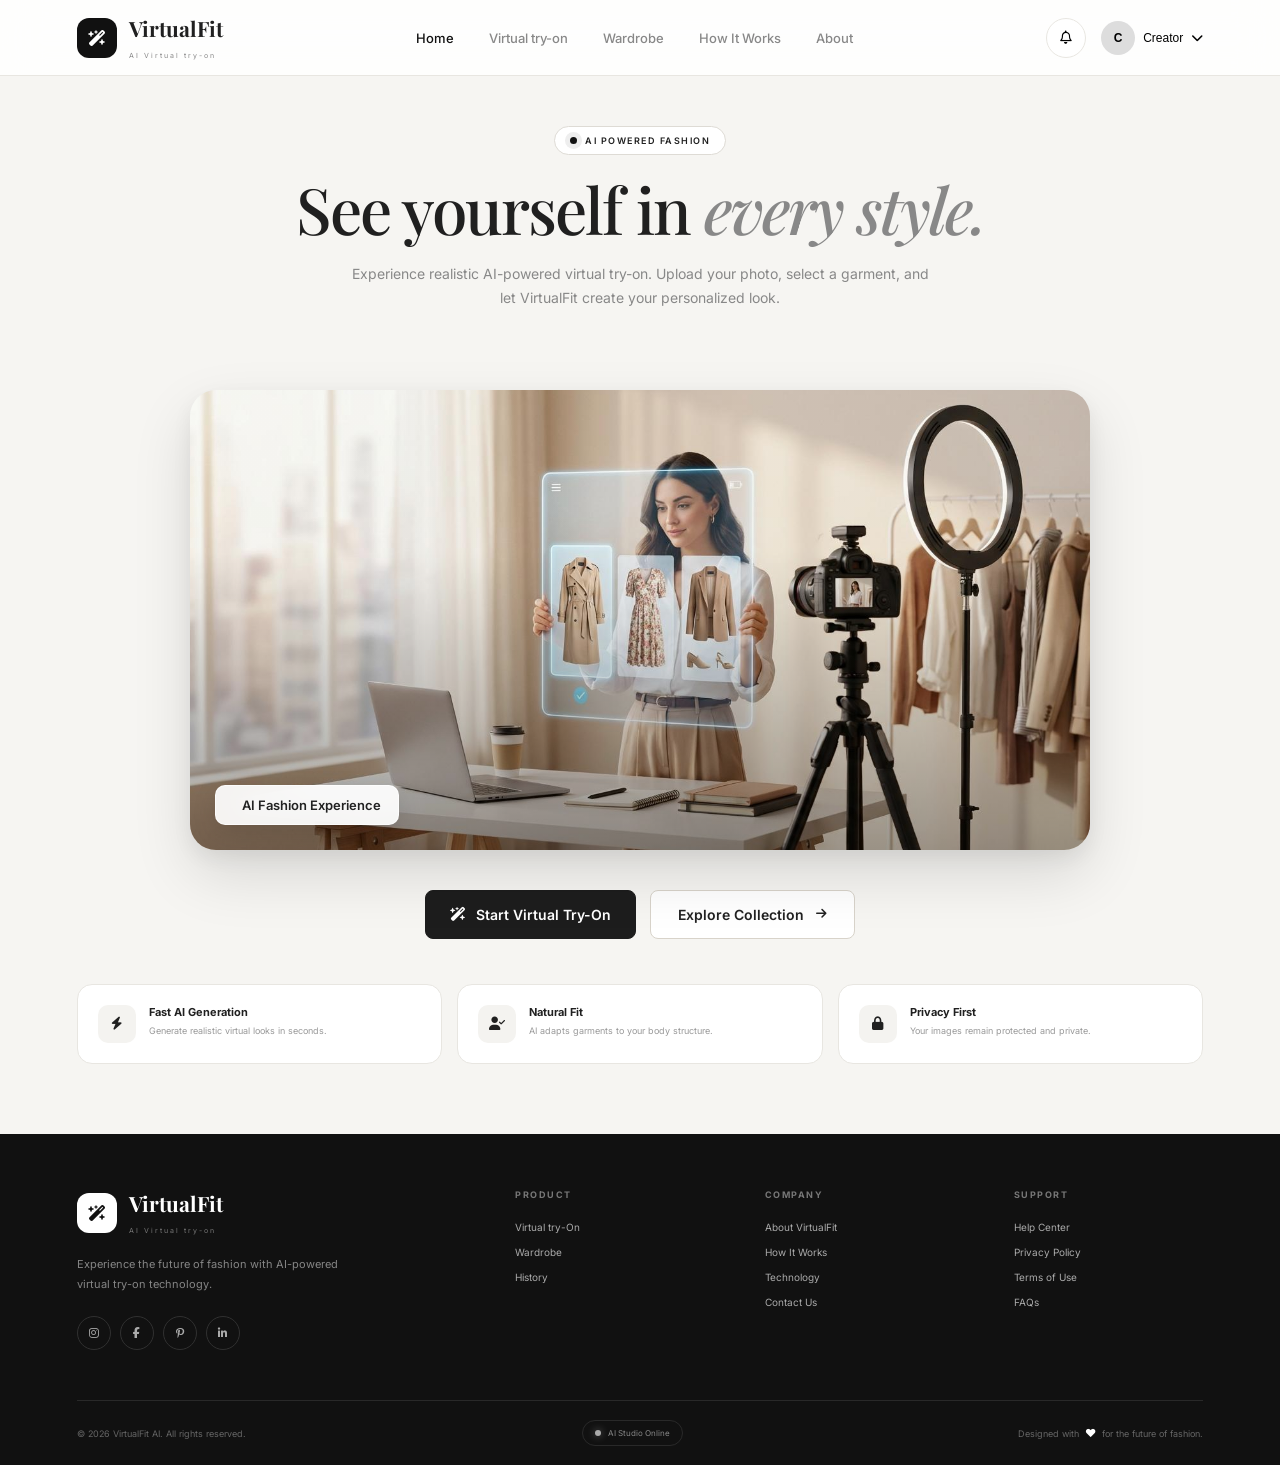
<file: index.html>
<!DOCTYPE html>
<html lang="en">
<head>
    <meta charset="UTF-8">
    <meta name="viewport" content="width=device-width, initial-scale=1.0">

    <title>VirtualFit AI | AI Virtual Try-On</title>

    <link rel="preconnect" href="https://fonts.googleapis.com">
    <link rel="preconnect" href="https://fonts.gstatic.com" crossorigin>

    <link href="https://fonts.googleapis.com/css2?family=Inter:wght@400;500;600;700&family=Playfair+Display:wght@500;600&display=swap" rel="stylesheet">

    <link rel="stylesheet"
          href="https://cdnjs.cloudflare.com/ajax/libs/font-awesome/6.5.2/css/all.min.css">

    <link rel="stylesheet" href="style.css">
</head>

<body>

<!-- ================= HEADER ================= -->

<header class="navbar">

    <div class="logo">
        <div class="logo-icon">
            <i class="fa-solid fa-wand-magic-sparkles"></i>
        </div>

        <div>
            <h2>VirtualFit</h2>
            <span>AI Virtual try-on</span>
        </div>
    </div>

    <!-- Desktop Navigation -->
    <nav class="desktop-nav">
        <a href="index.html" class="active">Home</a>
        <a href="virtual-try-on.html">Virtual try-on</a>
        <a href="wardrobe.html">Wardrobe</a>
        <a href="how-it-works.html">How It Works</a>
        <a href="about.html">About</a>
    </nav>

    <div class="nav-actions">
        <button class="icon-btn" title="Notifications">
            <i class="fa-regular fa-bell"></i>
        </button>

        <button class="profile">
            <div class="profile-avatar">C</div>
            <span>Creator</span>
            <i class="fa-solid fa-chevron-down"></i>
        </button>
    </div>

    <!-- Tablet / Mobile Menu Button -->
    <button class="menu-btn" id="menuBtn" aria-label="Open navigation" aria-expanded="false">
        <i class="fa-solid fa-bars"></i>
    </button>

</header>

<!-- Tablet / Mobile Navigation -->
<div class="mobile-menu" id="mobileMenu">
    <nav>
        <a href="#home"><i class="fa-solid fa-house"></i> Home</a>
        <a href="#Virtual_try-on"><i class="fa-solid fa-wand-magic-sparkles"></i> Virtual Try-On</a>
        <a href="#wardrobe"><i class="fa-solid fa-shirt"></i> Wardrobe</a>
        <a href="#how-it-works"><i class="fa-solid fa-circle-info"></i> How It Works</a>
        <a href="#history"><i class="fa-solid fa-clock-rotate-left"></i> History</a>
        <a href="#about"><i class="fa-solid fa-user"></i> About</a>
    </nav>
</div>


<!-- ================= MAIN ================= -->

<main>

    <!-- HERO -->

    <section class="hero" id="studio">

        <div class="hero-content">

            <div class="badge">
                <span class="pulse"></span>
                AI POWERED FASHION
            </div>

            <h1>
                See yourself in
                <span>every style.</span>
            </h1>

            <p>
                Experience realistic AI-powered virtual try-on.
                Upload your photo, select a garment, and let VirtualFit
                create your personalized look.
            </p>

        </div>

    </section>
        <!-- ================= LANDSCAPE IMAGE ================= -->

        <div class="hero-image">

            <img
                src="image.jpg"
                alt="Fashion collection">

            <!-- Image Overlay -->

            <div class="hero-image-overlay">

                <span>
                    <i class="fa-solid fa-sparkles"></i>
                    AI Fashion Experience
                </span>

            </div>

        </div>


        <!-- ================= CTA BUTTONS ================= -->

        <div class="hero-buttons">

            <a href="virtual-try-on.html"
               class="hero-primary-btn">

                <i class="fa-solid fa-wand-magic-sparkles"></i>

                Start Virtual Try-On

            </a>


            <a href="wardrobe.html"
               class="hero-secondary-btn">

                Explore Collection

                <i class="fa-solid fa-arrow-right"></i>

            </a>

        </div>
    
    <!-- ================= FEATURES ================= -->

    <section class="features">

        <div class="feature">

            <div class="feature-icon">
                <i class="fa-solid fa-bolt"></i>
            </div>

            <div>
                <h4>Fast AI Generation</h4>
                <p>
                    Generate realistic virtual looks in seconds.
                </p>
            </div>

        </div>


        <div class="feature">

            <div class="feature-icon">
                <i class="fa-solid fa-user-check"></i>
            </div>

            <div>
                <h4>Natural Fit</h4>
                <p>
                    AI adapts garments to your body structure.
                </p>
            </div>

        </div>


        <div class="feature">

            <div class="feature-icon">
                <i class="fa-solid fa-lock"></i>
            </div>

            <div>
                <h4>Privacy First</h4>
                <p>
                    Your images remain protected and private.
                </p>
            </div>

        </div>

    </section>

</main>


<!-- ================= TOAST ================= -->

<div class="toast" id="toast">

    <i class="fa-solid fa-circle-check"></i>

    <span>Action completed</span>

</div>

<!-- ================= FOOTER ================= -->

<footer class="footer">

    <div class="footer-main">

        <!-- Brand -->

        <div class="footer-brand">

            <div class="logo footer-logo">

                <div class="logo-icon">
                    <i class="fa-solid fa-wand-magic-sparkles"></i>
                </div>

                <div>
                    <h2>VirtualFit</h2>
                    <span>AI Virtual try-on</span>
                </div>

            </div>

            <p>
                Experience the future of fashion with
                AI-powered virtual try-on technology.
            </p>

            <div class="social-links">

                <a href="#" aria-label="Instagram">
                    <i class="fa-brands fa-instagram"></i>
                </a>

                <a href="#" aria-label="Facebook">
                    <i class="fa-brands fa-facebook-f"></i>
                </a>

                <a href="#" aria-label="Pinterest">
                    <i class="fa-brands fa-pinterest-p"></i>
                </a>

                <a href="#" aria-label="LinkedIn">
                    <i class="fa-brands fa-linkedin-in"></i>
                </a>

            </div>

        </div>


        <!-- Product -->

        <div class="footer-column">

            <h4>PRODUCT</h4>

            <a href="virtual-try-on.html">Virtual try-On</a>
            <a href="wardrobe.html">Wardrobe</a>
            <a href="#">History</a>

        </div>


        <!-- Company -->

        <div class="footer-column">

            <h4>COMPANY</h4>

            <a href="about.html">About VirtualFit</a>
            <a href="how-it-works.html">How It Works</a>
            <a href="#">Technology</a>
            <a href="#">Contact Us</a>

        </div>


        <!-- Support -->

        <div class="footer-column">

            <h4>SUPPORT</h4>

            <a href="#">Help Center</a>
            <a href="#">Privacy Policy</a>
            <a href="#">Terms of Use</a>
            <a href="#">FAQs</a>

        </div>

    </div>


    <!-- Bottom Footer -->

    <div class="footer-bottom">

        <p>
            © 2026 VirtualFit AI. All rights reserved.
        </p>

        <div class="footer-status">

            <span class="status-dot"></span>

            AI Studio Online

        </div>

        <p class="made-with">

            Designed with
            <span>♥</span>
            for the future of fashion.

        </p>

    </div>

</footer>

<script src="script.js"></script>

</body>
</html>
</file>
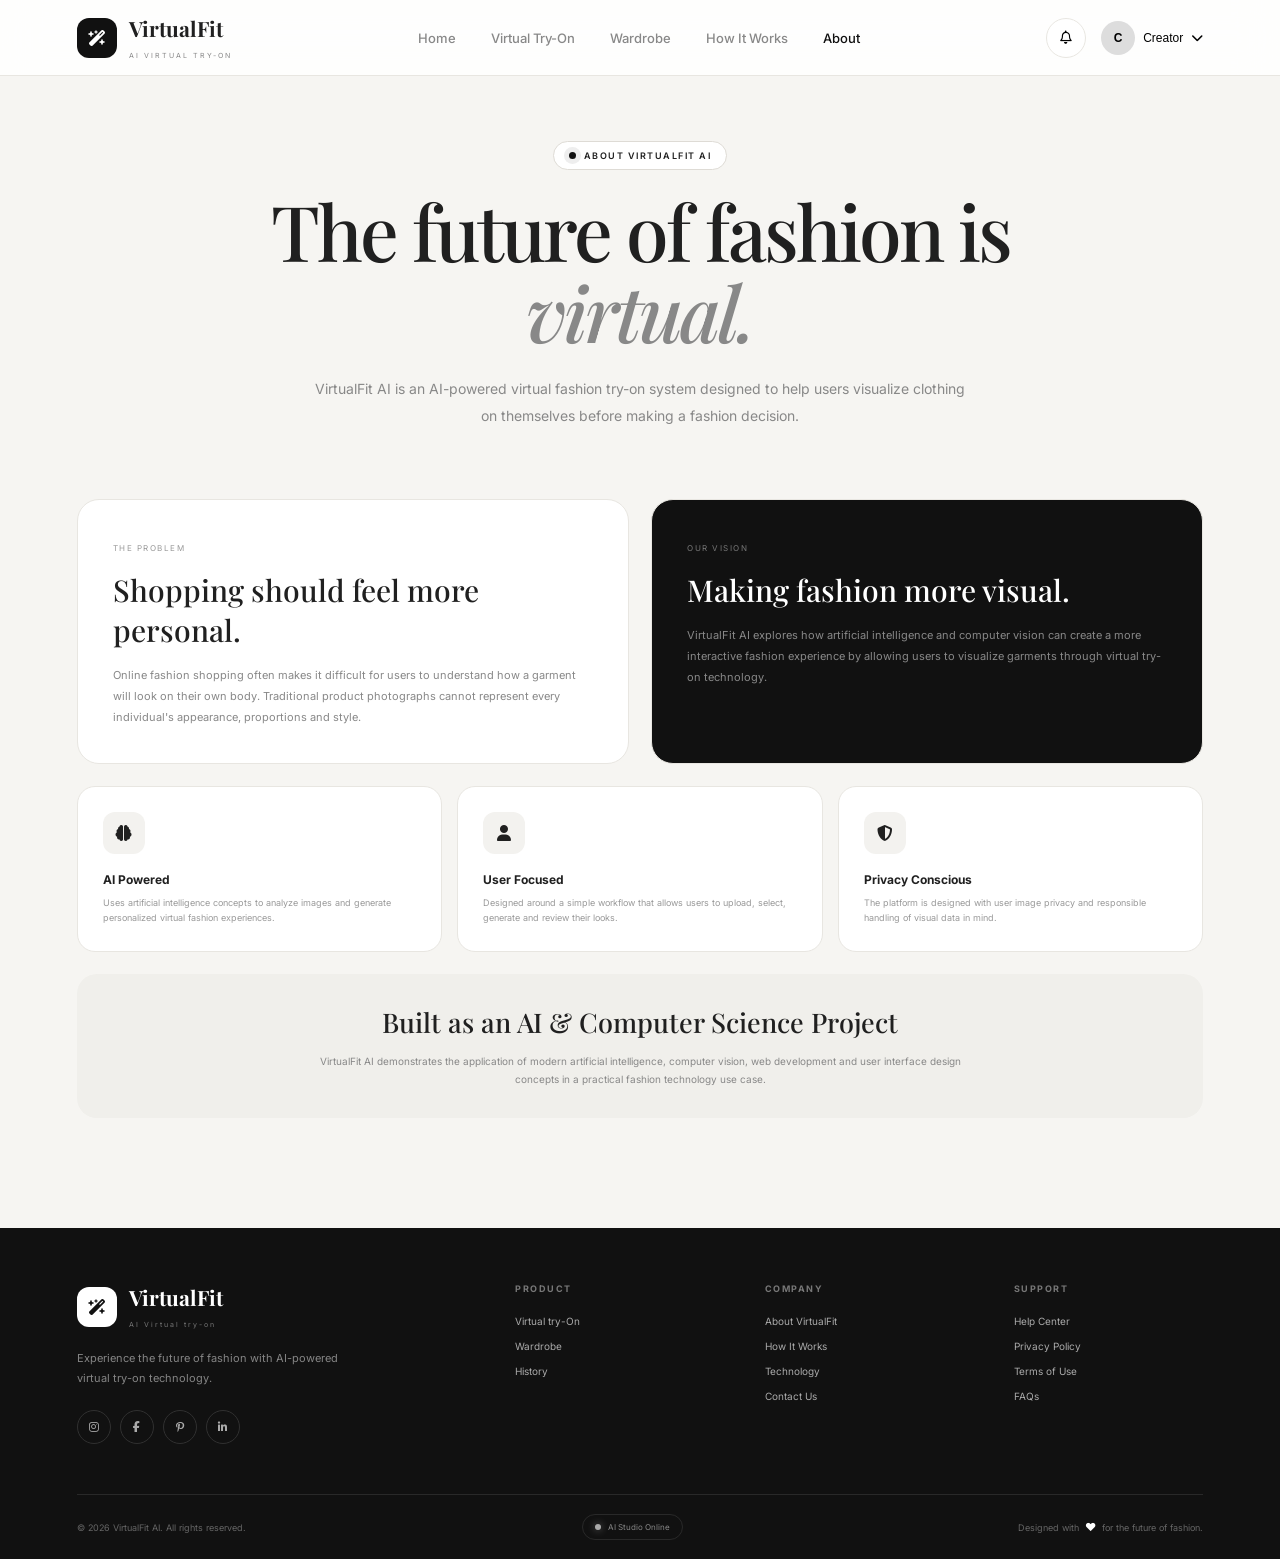
<file: about.html>
<!DOCTYPE html>
<html lang="en">
<head>

<meta charset="UTF-8">
<meta name="viewport" content="width=device-width, initial-scale=1.0">

<title>VirtualFit AI | About</title>

<link rel="preconnect" href="https://fonts.googleapis.com">
<link rel="preconnect" href="https://fonts.gstatic.com" crossorigin>

<link href="https://fonts.googleapis.com/css2?family=Inter:wght@400;500;600;700&family=Playfair+Display:wght@500;600&display=swap" rel="stylesheet">

<link rel="stylesheet"
href="https://cdnjs.cloudflare.com/ajax/libs/font-awesome/6.5.2/css/all.min.css">

<link rel="stylesheet" href="style.css">

<style>

.about-page {
    padding:65px 6% 90px;
}

.about-hero {
    max-width:900px;
    margin:auto;
    text-align:center;
}

.about-hero h1 {
    font-family:"Playfair Display";
    font-size:clamp(45px,6vw,78px);
    font-weight:500;
    letter-spacing:-3px;
    line-height:1.05;
    margin-top:20px;
}

.about-hero h1 span {
    color:#888;
    font-style:italic;
}

.about-hero p {
    max-width:650px;
    margin:25px auto;
    color:#888;
    font-size:14px;
    line-height:1.9;
}

.about-main {
    max-width:1200px;
    margin:70px auto 0;
}

.about-grid {
    display:grid;
    grid-template-columns:1fr 1fr;
    gap:22px;
}

.about-card {
    background:white;
    border:1px solid #e8e6e1;
    border-radius:22px;
    padding:35px;
}

.about-card.dark {
    background:#111;
    color:white;
}

.about-card .eyebrow {
    font-size:8px;
    letter-spacing:1.5px;
    color:#999;
}

.about-card.dark .eyebrow {
    color:#777;
}

.about-card h2 {
    font-family:"Playfair Display";
    font-size:30px;
    font-weight:500;
    margin:15px 0;
}

.about-card p {
    color:#888;
    font-size:11px;
    line-height:1.9;
}

.about-card.dark p {
    color:#888;
}

.values {
    margin-top:22px;
    display:grid;
    grid-template-columns:repeat(3,1fr);
    gap:15px;
}

.value-card {
    background:white;
    border:1px solid #e8e6e1;
    border-radius:18px;
    padding:25px;
}

.value-card i {
    width:42px;
    height:42px;
    border-radius:12px;
    background:#f3f2ef;
    display:flex;
    align-items:center;
    justify-content:center;
    margin-bottom:18px;
}

.value-card h3 {
    font-size:12px;
    margin-bottom:8px;
}

.value-card p {
    color:#999;
    font-size:9px;
    line-height:1.7;
}

.project-note {
    margin-top:22px;
    padding:30px;
    background:#f0efeb;
    border-radius:20px;
    text-align:center;
}

.project-note h2 {
    font-family:"Playfair Display";
    font-size:27px;
    font-weight:500;
}

.project-note p {
    max-width:650px;
    margin:12px auto 0;
    color:#888;
    font-size:10px;
    line-height:1.8;
}

@media(max-width:750px) {

    .about-page {
        padding:45px 5% 60px;
    }

    .about-grid {
        grid-template-columns:1fr;
    }

    .values {
        grid-template-columns:1fr;
    }

}

</style>

</head>

<body>

<header class="navbar">

<div class="logo">

<div class="logo-icon">
<i class="fa-solid fa-wand-magic-sparkles"></i>
</div>

<div>
<h2>VirtualFit</h2>
<span>AI VIRTUAL TRY-ON</span>
</div>

</div>

<nav class="desktop-nav">

<a href="index.html">Home</a>
<a href="virtual-try-on.html">Virtual Try-On</a>
<a href="wardrobe.html">Wardrobe</a>
<a href="how-it-works.html">How It Works</a>
<a href="about.html" class="active">About</a>

</nav>

<div class="nav-actions">

<button class="icon-btn">
<i class="fa-regular fa-bell"></i>
</button>

<button class="profile">
<div class="profile-avatar">C</div>
<span>Creator</span>
<i class="fa-solid fa-chevron-down"></i>
</button>

</div>

<button class="menu-btn" id="menuBtn">
<i class="fa-solid fa-bars"></i>
</button>

</header>

<div class="mobile-menu" id="mobileMenu">

<nav>

<a href="index.html">
<i class="fa-solid fa-house"></i>
Home
</a>

<a href="virtual-try-on.html">
<i class="fa-solid fa-wand-magic-sparkles"></i>
Virtual Try-On
</a>

<a href="wardrobe.html">
<i class="fa-solid fa-shirt"></i>
Wardrobe
</a>

<a href="how-it-works.html">
<i class="fa-solid fa-circle-info"></i>
How It Works
</a>

<a href="about.html">
<i class="fa-solid fa-user"></i>
About
</a>

</nav>

</div>


<main class="about-page">

<section class="about-hero">

<div class="badge">

<span class="pulse"></span>

ABOUT VIRTUALFIT AI

</div>

<h1>
The future of fashion is
<span>virtual.</span>
</h1>

<p>
VirtualFit AI is an AI-powered virtual fashion try-on
system designed to help users visualize clothing on
themselves before making a fashion decision.
</p>

</section>


<section class="about-main">

<div class="about-grid">

<div class="about-card">

<span class="eyebrow">THE PROBLEM</span>

<h2>
Shopping should feel
more personal.
</h2>

<p>
Online fashion shopping often makes it difficult for users
to understand how a garment will look on their own body.
Traditional product photographs cannot represent every
individual's appearance, proportions and style.
</p>

</div>


<div class="about-card dark">

<span class="eyebrow">OUR VISION</span>

<h2>
Making fashion
more visual.
</h2>

<p>
VirtualFit AI explores how artificial intelligence and
computer vision can create a more interactive fashion
experience by allowing users to visualize garments
through virtual try-on technology.
</p>

</div>

</div>


<div class="values">

<div class="value-card">

<i class="fa-solid fa-brain"></i>

<h3>AI Powered</h3>

<p>
Uses artificial intelligence concepts to analyze images
and generate personalized virtual fashion experiences.
</p>

</div>


<div class="value-card">

<i class="fa-solid fa-user"></i>

<h3>User Focused</h3>

<p>
Designed around a simple workflow that allows users
to upload, select, generate and review their looks.
</p>

</div>


<div class="value-card">

<i class="fa-solid fa-shield-halved"></i>

<h3>Privacy Conscious</h3>

<p>
The platform is designed with user image privacy and
responsible handling of visual data in mind.
</p>

</div>

</div>


<div class="project-note">

<h2>
Built as an AI & Computer Science Project
</h2>

<p>
VirtualFit AI demonstrates the application of modern
artificial intelligence, computer vision, web development
and user interface design concepts in a practical
fashion technology use case.
</p>

</div>

</section>

</main>
<!-- ================= FOOTER ================= -->

<footer class="footer">

    <div class="footer-main">

        <!-- Brand -->

        <div class="footer-brand">

            <div class="logo footer-logo">

                <div class="logo-icon">
                    <i class="fa-solid fa-wand-magic-sparkles"></i>
                </div>

                <div>
                    <h2>VirtualFit</h2>
                    <span>AI Virtual try-on</span>
                </div>

            </div>

            <p>
                Experience the future of fashion with
                AI-powered virtual try-on technology.
            </p>

            <div class="social-links">

                <a href="#" aria-label="Instagram">
                    <i class="fa-brands fa-instagram"></i>
                </a>

                <a href="#" aria-label="Facebook">
                    <i class="fa-brands fa-facebook-f"></i>
                </a>

                <a href="#" aria-label="Pinterest">
                    <i class="fa-brands fa-pinterest-p"></i>
                </a>

                <a href="#" aria-label="LinkedIn">
                    <i class="fa-brands fa-linkedin-in"></i>
                </a>

            </div>

        </div>


        <!-- Product -->

        <div class="footer-column">

            <h4>PRODUCT</h4>

            <a href="virtual-try-on.html">Virtual try-On</a>
            <a href="wardrobe.html">Wardrobe</a>
            <a href="history.html">History</a>

        </div>


        <!-- Company -->

        <div class="footer-column">

            <h4>COMPANY</h4>

            <a href="about.html">About VirtualFit</a>
            <a href="how-it-works.html">How It Works</a>
            <a href="#">Technology</a>
            <a href="#">Contact Us</a>

        </div>


        <!-- Support -->

        <div class="footer-column">

            <h4>SUPPORT</h4>

            <a href="#">Help Center</a>
            <a href="#">Privacy Policy</a>
            <a href="#">Terms of Use</a>
            <a href="#">FAQs</a>

        </div>

    </div>


    <!-- Bottom Footer -->

    <div class="footer-bottom">

        <p>
            © 2026 VirtualFit AI. All rights reserved.
        </p>

        <div class="footer-status">

            <span class="status-dot"></span>

            AI Studio Online

        </div>

        <p class="made-with">

            Designed with
            <span>♥</span>
            for the future of fashion.

        </p>

    </div>

</footer>
<script>

const menuBtn=document.getElementById("menuBtn");
const mobileMenu=document.getElementById("mobileMenu");

menuBtn.addEventListener("click",()=>{

mobileMenu.classList.toggle("open");

const icon=menuBtn.querySelector("i");

icon.classList.toggle("fa-bars");
icon.classList.toggle("fa-xmark");

});

</script>

</body>
</html>
</file>
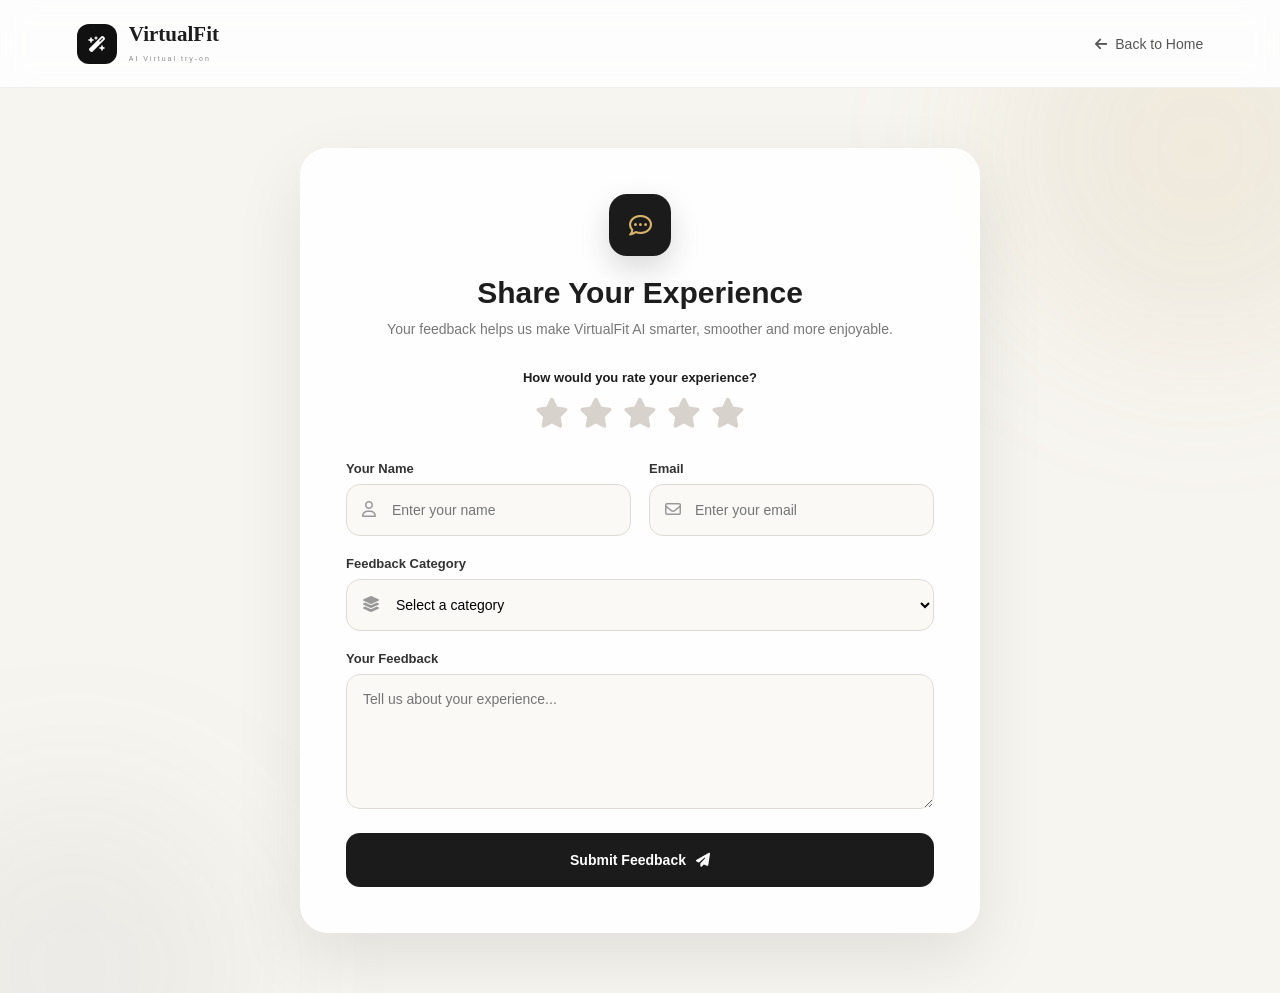
<file: feedback.html>
<!DOCTYPE html>
<html lang="en">
<head>
    <meta charset="UTF-8">
    <meta name="viewport" content="width=device-width, initial-scale=1.0">

    <title>Feedback | VirtualFit AI</title>

    <!-- Font Awesome -->
    <link rel="stylesheet"
          href="https://cdnjs.cloudflare.com/ajax/libs/font-awesome/6.5.2/css/all.min.css">

    <style>

        * {
            margin: 0;
            padding: 0;
            box-sizing: border-box;
        }

        body {
            font-family: "Inter", "Segoe UI", sans-serif;
            background: #f7f5f0;
            color: #1d1d1d;
            min-height: 100vh;
        }

        /* ================= HEADER ================= */

        header {
            width: 100%;
            padding: 22px 6%;
            display: flex;
            justify-content: space-between;
            align-items: center;

            background: rgba(255,255,255,0.82);
            backdrop-filter: blur(15px);

            border-bottom: 1px solid rgba(0,0,0,0.06);
        }

        /* Logo */

        .logo {

            display: flex;

            align-items: center;

            gap: 12px;
        }

        .logo-icon {

            width: 40px;
            height: 40px;

            border-radius: 12px;

            background: #111;

            color: white;

            display: flex;

            align-items: center;

            justify-content: center;
        }

        .logo h2 {

            font-family: "Playfair Display";

            font-size: 21px;
        }

        .logo span {

            font-size: 7px;

            letter-spacing: 2px;

            color: #888;
        }

        .back-home {
            text-decoration: none;
            color: #555;
            font-size: 14px;

            display: flex;
            align-items: center;
            gap: 8px;

            transition: 0.3s;
        }

        .back-home:hover {
            color: #b18a45;
        }


        /* ================= PAGE ================= */

        .feedback-page {
            min-height: calc(100vh - 75px);

            display: flex;
            justify-content: center;
            align-items: center;

            padding: 60px 20px;

            position: relative;
            overflow: hidden;
        }

        .feedback-page::before {
            content: "";

            position: absolute;

            width: 400px;
            height: 400px;

            border-radius: 50%;

            background: rgba(190,155,92,0.12);

            filter: blur(80px);

            top: -140px;
            right: -120px;
        }

        .feedback-page::after {
            content: "";

            position: absolute;

            width: 350px;
            height: 350px;

            border-radius: 50%;

            background: rgba(100,100,100,0.07);

            filter: blur(80px);

            bottom: -150px;
            left: -100px;
        }


        /* ================= CARD ================= */

        .feedback-card {

            width: 100%;
            max-width: 680px;

            background: rgba(255,255,255,0.9);

            border: 1px solid rgba(255,255,255,0.9);

            border-radius: 28px;

            padding: 45px;

            box-shadow: 0 25px 70px rgba(0,0,0,0.09);

            backdrop-filter: blur(20px);

            position: relative;
            z-index: 2;
        }


        .feedback-icon {

            width: 62px;
            height: 62px;

            margin: 0 auto 20px;

            border-radius: 18px;

            background: #1b1b1b;

            color: #d6b36b;

            display: flex;
            align-items: center;
            justify-content: center;

            font-size: 23px;

            box-shadow: 0 12px 30px rgba(0,0,0,0.15);
        }


        .feedback-card h1 {

            text-align: center;

            font-size: 30px;

            margin-bottom: 8px;
        }


        .feedback-subtitle {

            text-align: center;

            color: #777;

            font-size: 14px;

            line-height: 1.6;

            margin-bottom: 30px;
        }


        /* ================= RATING ================= */

        .rating-title {

            text-align: center;

            font-size: 13px;

            font-weight: 600;

            margin-bottom: 12px;
        }


        .stars {

            display: flex;

            justify-content: center;

            gap: 10px;

            margin-bottom: 30px;
        }


        .star {

            border: none;

            background: none;

            font-size: 30px;

            color: #d7d3cc;

            cursor: pointer;

            transition: 0.2s;
        }


        .star:hover,
        .star.active {

            color: #c49a52;

            transform: scale(1.12);
        }


        /* ================= FORM ================= */

        .form-row {

            display: grid;

            grid-template-columns: 1fr 1fr;

            gap: 18px;
        }


        .form-group {

            margin-bottom: 20px;
        }


        .form-group label {

            display: block;

            font-size: 13px;

            font-weight: 600;

            margin-bottom: 8px;

            color: #333;
        }


        .input-box {

            position: relative;
        }


        .input-box i {

            position: absolute;

            left: 16px;

            top: 17px;

            color: #999;
        }


        input,
        select,
        textarea {

            width: 100%;

            border: 1px solid #dedbd5;

            background: #faf9f6;

            border-radius: 14px;

            outline: none;

            font-family: inherit;

            font-size: 14px;

            transition: 0.3s;
        }


        input,
        select {

            height: 52px;

            padding: 0 16px 0 45px;
        }


        textarea {

            min-height: 135px;

            padding: 16px;

            resize: vertical;
        }


        input:focus,
        select:focus,
        textarea:focus {

            border-color: #b18a45;

            background: #fff;

            box-shadow: 0 0 0 4px rgba(177,138,69,0.10);
        }


        /* ================= SUBMIT ================= */

        .submit-btn {

            width: 100%;

            height: 54px;

            border: none;

            border-radius: 14px;

            background: #1b1b1b;

            color: white;

            font-size: 14px;

            font-weight: 700;

            cursor: pointer;

            display: flex;

            justify-content: center;

            align-items: center;

            gap: 10px;

            transition: 0.3s;
        }


        .submit-btn:hover {

            background: #b18a45;

            transform: translateY(-2px);

            box-shadow: 0 12px 25px rgba(177,138,69,0.22);
        }


        /* ================= SUCCESS ================= */

        .success-message {

            display: none;

            text-align: center;

            padding: 20px;

        }


        .success-message i {

            font-size: 45px;

            color: #b18a45;

            margin-bottom: 15px;
        }


        .success-message h2 {

            margin-bottom: 8px;
        }


        .success-message p {

            color: #777;

            font-size: 14px;
        }


        /* ================= MOBILE ================= */

        @media (max-width: 600px) {

            header {
                padding: 18px 5%;
            }

            .logo {
                font-size: 21px;
            }

            .feedback-page {
                padding: 35px 15px;
            }

            .feedback-card {
                padding: 30px 20px;
                border-radius: 22px;
            }

            .feedback-card h1 {
                font-size: 27px;
            }

            .form-row {
                grid-template-columns: 1fr;
                gap: 0;
            }

            .star {
                font-size: 27px;
            }
        }

    </style>
</head>


<body>


<header>

    <div class="logo">
        <div class="logo-icon">
            <i class="fa-solid fa-wand-magic-sparkles"></i>
        </div>

        <div>
            <h2>VirtualFit</h2>
            <span>AI Virtual try-on</span>
        </div>
    </div>

    <a href="index.html" class="back-home">
        <i class="fa-solid fa-arrow-left"></i>
        Back to Home
    </a>

</header>


<main class="feedback-page">


    <div class="feedback-card">


        <!-- FORM -->

        <div id="feedbackFormContainer">

            <div class="feedback-icon">
                <i class="fa-regular fa-comment-dots"></i>
            </div>


            <h1>Share Your Experience</h1>

            <p class="feedback-subtitle">
                Your feedback helps us make VirtualFit AI smarter,
                smoother and more enjoyable.
            </p>


            <!-- RATING -->

            <p class="rating-title">
                How would you rate your experience?
            </p>


            <div class="stars">

                <button class="star" data-rating="1">
                    <i class="fa-solid fa-star"></i>
                </button>

                <button class="star" data-rating="2">
                    <i class="fa-solid fa-star"></i>
                </button>

                <button class="star" data-rating="3">
                    <i class="fa-solid fa-star"></i>
                </button>

                <button class="star" data-rating="4">
                    <i class="fa-solid fa-star"></i>
                </button>

                <button class="star" data-rating="5">
                    <i class="fa-solid fa-star"></i>
                </button>

            </div>


            <form id="feedbackForm">

                <div class="form-row">


                    <div class="form-group">

                        <label>Your Name</label>

                        <div class="input-box">

                            <i class="fa-regular fa-user"></i>

                            <input
                                type="text"
                                id="name"
                                placeholder="Enter your name">
                        </div>

                    </div>


                    <div class="form-group">

                        <label>Email</label>

                        <div class="input-box">

                            <i class="fa-regular fa-envelope"></i>

                            <input
                                type="email"
                                id="email"
                                placeholder="Enter your email">
                        </div>

                    </div>

                </div>


                <div class="form-group">

                    <label>Feedback Category</label>

                    <div class="input-box">

                        <i class="fa-solid fa-layer-group"></i>

                        <select id="category">

                            <option value="">
                                Select a category
                            </option>

                            <option>
                                Virtual Try-On
                            </option>

                            <option>
                                Wardrobe / Collection
                            </option>

                            <option>
                                Website Design
                            </option>

                            <option>
                                AI Result
                            </option>

                            <option>
                                Performance
                            </option>

                            <option>
                                Other
                            </option>

                        </select>

                    </div>

                </div>


                <div class="form-group">

                    <label>Your Feedback</label>

                    <textarea
                        id="message"
                        placeholder="Tell us about your experience..."
                        required></textarea>

                </div>


                <button type="submit" class="submit-btn">

                    Submit Feedback

                    <i class="fa-solid fa-paper-plane"></i>

                </button>

            </form>

        </div>


        <!-- SUCCESS -->

        <div class="success-message" id="successMessage">

            <i class="fa-solid fa-circle-check"></i>

            <h2>Thank You!</h2>

            <p>
                Your feedback has been received.
                We appreciate you helping improve VirtualFit AI.
            </p>

        </div>


    </div>

</main>


<script>

    let selectedRating = 0;

    const stars = document.querySelectorAll(".star");


    stars.forEach(star => {

        star.addEventListener("click", function() {

            selectedRating = Number(this.dataset.rating);

            stars.forEach(s => {

                const rating = Number(s.dataset.rating);

                s.classList.toggle(
                    "active",
                    rating <= selectedRating
                );

            });

        });

    });


    document
        .getElementById("feedbackForm")
        .addEventListener("submit", function(e) {

            e.preventDefault();


            if (selectedRating === 0) {

                alert("Please select a rating.");

                return;
            }


            document
                .getElementById("feedbackFormContainer")
                .style.display = "none";


            document
                .getElementById("successMessage")
                .style.display = "block";

        });

</script>


</body>
</html>
</file>
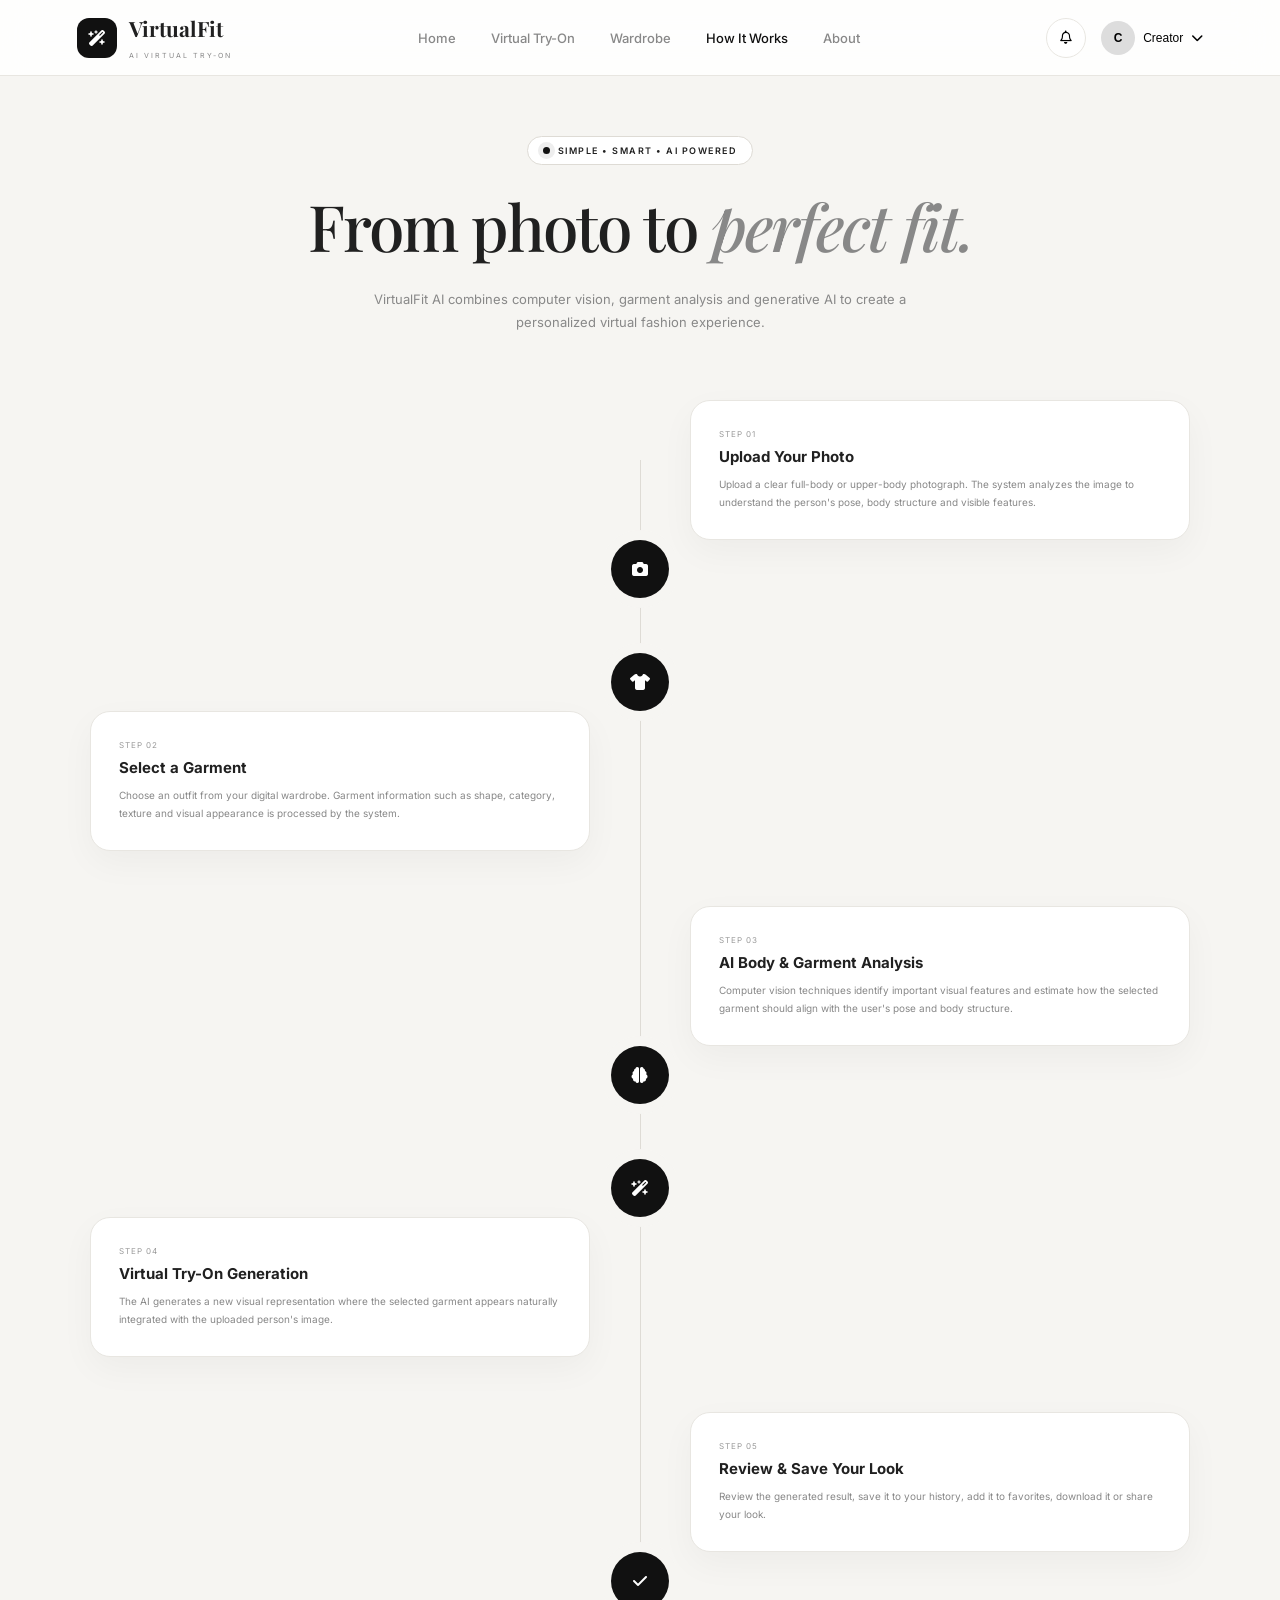
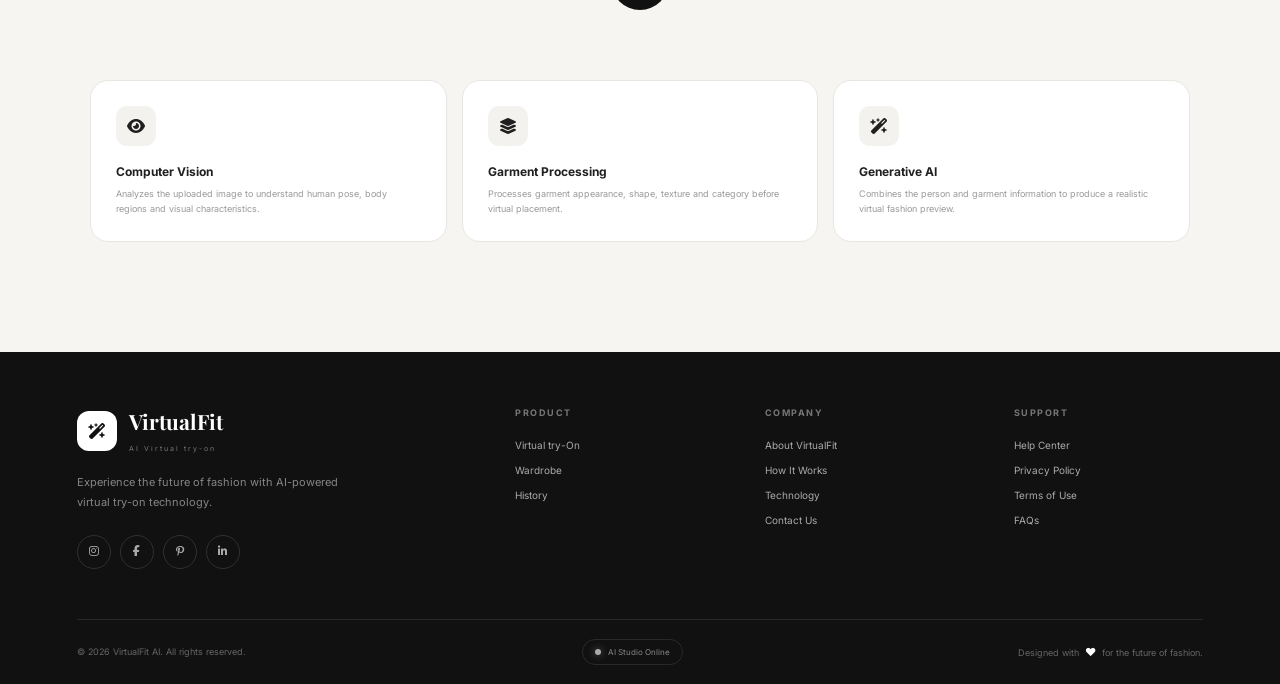
<file: how-it-works.html>
<!DOCTYPE html>
<html lang="en">
<head>

<meta charset="UTF-8">
<meta name="viewport" content="width=device-width, initial-scale=1.0">

<title>VirtualFit AI | How It Works</title>

<link rel="preconnect" href="https://fonts.googleapis.com">
<link rel="preconnect" href="https://fonts.gstatic.com" crossorigin>

<link href="https://fonts.googleapis.com/css2?family=Inter:wght@400;500;600;700&family=Playfair+Display:wght@500;600&display=swap" rel="stylesheet">

<link rel="stylesheet"
href="https://cdnjs.cloudflare.com/ajax/libs/font-awesome/6.5.2/css/all.min.css">

<link rel="stylesheet" href="style.css">

<style>

.how-page {
    padding:60px 6% 90px;
}

.how-heading {
    max-width:750px;
    margin:auto;
    text-align:center;
}

.how-heading h1 {
    font-family:"Playfair Display";
    font-size:clamp(42px,5vw,68px);
    font-weight:500;
    letter-spacing:-2px;
    margin-top:18px;
}

.how-heading h1 span {
    color:#888;
    font-style:italic;
}

.how-heading p {
    color:#888;
    font-size:13px;
    line-height:1.8;
    max-width:600px;
    margin:20px auto 0;
}

.workflow {
    max-width:1100px;
    margin:65px auto 0;
    position:relative;
}

.workflow-line {
    position:absolute;
    left:50%;
    top:60px;
    bottom:60px;
    width:1px;
    background:#dedbd5;
}

.workflow-step {
    display:grid;
    grid-template-columns:1fr 100px 1fr;
    align-items:center;
    margin-bottom:55px;
    position:relative;
}

.workflow-content {
    background:white;
    border:1px solid #e8e6e1;
    border-radius:20px;
    padding:28px;
    box-shadow:0 12px 35px rgba(0,0,0,.04);
}

.workflow-content h3 {
    font-size:15px;
    margin-bottom:9px;
}

.workflow-content p {
    color:#888;
    font-size:10px;
    line-height:1.8;
}

.workflow-icon {
    width:58px;
    height:58px;
    margin:auto;
    background:#111;
    color:white;
    border-radius:50%;
    display:flex;
    align-items:center;
    justify-content:center;
    position:relative;
    z-index:2;
    box-shadow:0 0 0 10px #f6f5f2;
}

.workflow-number {
    display:block;
    font-size:8px;
    color:#999;
    margin-bottom:8px;
    letter-spacing:1px;
}

/* ================= WORKFLOW ALTERNATING LAYOUT ================= */

/* Step 1, 3, 5 → RIGHT SIDE */
.workflow-step:nth-of-type(2) .workflow-content,
.workflow-step:nth-of-type(4) .workflow-content,
.workflow-step:nth-of-type(6) .workflow-content {
    grid-column: 3;
}

.workflow-step:nth-of-type(2) .workflow-icon,
.workflow-step:nth-of-type(4) .workflow-icon,
.workflow-step:nth-of-type(6) .workflow-icon {
    grid-column: 2;
}

.workflow-step:nth-of-type(2) .empty,
.workflow-step:nth-of-type(4) .empty,
.workflow-step:nth-of-type(6) .empty {
    grid-column: 1;
}


/* Step 2, 4 → LEFT SIDE */
.workflow-step:nth-of-type(3) .empty,
.workflow-step:nth-of-type(5) .empty {
    grid-column: 3;
}

.workflow-step:nth-of-type(3) .workflow-icon,
.workflow-step:nth-of-type(5) .workflow-icon {
    grid-column: 2;
}

.workflow-step:nth-of-type(3) .workflow-content,
.workflow-step:nth-of-type(5) .workflow-content {
    grid-column: 1;
}

.ai-tech {
    max-width:1100px;
    margin:70px auto 0;
    display:grid;
    grid-template-columns:repeat(3,1fr);
    gap:15px;
}

.tech-card {
    padding:25px;
    background:white;
    border:1px solid #e8e6e1;
    border-radius:18px;
}

.tech-card i {
    width:40px;
    height:40px;
    background:#f3f2ef;
    border-radius:11px;
    display:flex;
    align-items:center;
    justify-content:center;
    margin-bottom:18px;
}

.tech-card h3 {
    font-size:12px;
    margin-bottom:7px;
}

.tech-card p {
    color:#999;
    font-size:9px;
    line-height:1.7;
}

@media(max-width:700px) {

    .workflow-line {
        left:28px;
    }

    .workflow-step {
        display:block;
        padding-left:65px;
        margin-bottom:35px;
    }

    .workflow-icon {
        position:absolute;
        left:0;
        top:15px;
        margin:0;
        width:56px;
        height:56px;
    }

    .empty {
        display:none;
    }

    .workflow-content {
        width:100%;
    }

    .ai-tech {
        grid-template-columns:1fr;
    }

}

</style>

</head>

<body>

<header class="navbar">

<div class="logo">

<div class="logo-icon">
<i class="fa-solid fa-wand-magic-sparkles"></i>
</div>

<div>
<h2>VirtualFit</h2>
<span>AI VIRTUAL TRY-ON</span>
</div>

</div>

<nav class="desktop-nav">

<a href="index.html">Home</a>
<a href="virtual-try-on.html">Virtual Try-On</a>
<a href="wardrobe.html">Wardrobe</a>
<a href="how-it-works.html" class="active">How It Works</a>
<a href="about.html">About</a>

</nav>

<div class="nav-actions">

<button class="icon-btn">
<i class="fa-regular fa-bell"></i>
</button>

<button class="profile">
<div class="profile-avatar">C</div>
<span>Creator</span>
<i class="fa-solid fa-chevron-down"></i>
</button>

</div>

<button class="menu-btn" id="menuBtn">
<i class="fa-solid fa-bars"></i>
</button>

</header>

<div class="mobile-menu" id="mobileMenu">

<nav>

<a href="index.html"><i class="fa-solid fa-house"></i> Home</a>

<a href="virtual-try-on.html">
<i class="fa-solid fa-wand-magic-sparkles"></i>
Virtual Try-On
</a>

<a href="wardrobe.html">
<i class="fa-solid fa-shirt"></i>
Wardrobe
</a>

<a href="how-it-works.html">
<i class="fa-solid fa-circle-info"></i>
How It Works
</a>


<a href="about.html">
<i class="fa-solid fa-user"></i>
About
</a>

</nav>

</div>


<main class="how-page">

<section class="how-heading">

<div class="badge">
<span class="pulse"></span>
SIMPLE • SMART • AI POWERED
</div>

<h1>
From photo to
<span>perfect fit.</span>
</h1>

<p>
VirtualFit AI combines computer vision, garment analysis
and generative AI to create a personalized virtual fashion experience.
</p>

</section>


<section class="workflow">

<div class="workflow-line"></div>


<div class="workflow-step">

<div class="workflow-content">

<span class="workflow-number">STEP 01</span>

<h3>Upload Your Photo</h3>

<p>
Upload a clear full-body or upper-body photograph.
The system analyzes the image to understand the person's
pose, body structure and visible features.
</p>

</div>

<div class="workflow-icon">
<i class="fa-solid fa-camera"></i>
</div>

<div class="empty"></div>

</div>


<div class="workflow-step">

<div class="empty"></div>

<div class="workflow-icon">
<i class="fa-solid fa-shirt"></i>
</div>

<div class="workflow-content">

<span class="workflow-number">STEP 02</span>

<h3>Select a Garment</h3>

<p>
Choose an outfit from your digital wardrobe.
Garment information such as shape, category, texture
and visual appearance is processed by the system.
</p>

</div>

</div>


<div class="workflow-step">

<div class="workflow-content">

<span class="workflow-number">STEP 03</span>

<h3>AI Body & Garment Analysis</h3>

<p>
Computer vision techniques identify important visual
features and estimate how the selected garment should
align with the user's pose and body structure.
</p>

</div>

<div class="workflow-icon">
<i class="fa-solid fa-brain"></i>
</div>

<div class="empty"></div>

</div>


<div class="workflow-step">

<div class="empty"></div>

<div class="workflow-icon">
<i class="fa-solid fa-wand-magic-sparkles"></i>
</div>

<div class="workflow-content">

<span class="workflow-number">STEP 04</span>

<h3>Virtual Try-On Generation</h3>

<p>
The AI generates a new visual representation where the
selected garment appears naturally integrated with the
uploaded person's image.
</p>

</div>

</div>


<div class="workflow-step">

<div class="workflow-content">

<span class="workflow-number">STEP 05</span>

<h3>Review & Save Your Look</h3>

<p>
Review the generated result, save it to your history,
add it to favorites, download it or share your look.
</p>

</div>

<div class="workflow-icon">
<i class="fa-solid fa-check"></i>
</div>

<div class="empty"></div>

</div>

</section>


<section class="ai-tech">

<div class="tech-card">

<i class="fa-solid fa-eye"></i>

<h3>Computer Vision</h3>

<p>
Analyzes the uploaded image to understand human pose,
body regions and visual characteristics.
</p>

</div>

<div class="tech-card">

<i class="fa-solid fa-layer-group"></i>

<h3>Garment Processing</h3>

<p>
Processes garment appearance, shape, texture and
category before virtual placement.
</p>

</div>

<div class="tech-card">

<i class="fa-solid fa-wand-magic-sparkles"></i>

<h3>Generative AI</h3>

<p>
Combines the person and garment information to
produce a realistic virtual fashion preview.
</p>

</div>

</section>

</main>
<!-- ================= FOOTER ================= -->

<footer class="footer">

    <div class="footer-main">

        <!-- Brand -->

        <div class="footer-brand">

            <div class="logo footer-logo">

                <div class="logo-icon">
                    <i class="fa-solid fa-wand-magic-sparkles"></i>
                </div>

                <div>
                    <h2>VirtualFit</h2>
                    <span>AI Virtual try-on</span>
                </div>

            </div>

            <p>
                Experience the future of fashion with
                AI-powered virtual try-on technology.
            </p>

            <div class="social-links">

                <a href="#" aria-label="Instagram">
                    <i class="fa-brands fa-instagram"></i>
                </a>

                <a href="#" aria-label="Facebook">
                    <i class="fa-brands fa-facebook-f"></i>
                </a>

                <a href="#" aria-label="Pinterest">
                    <i class="fa-brands fa-pinterest-p"></i>
                </a>

                <a href="#" aria-label="LinkedIn">
                    <i class="fa-brands fa-linkedin-in"></i>
                </a>

            </div>

        </div>


        <!-- Product -->

        <div class="footer-column">

            <h4>PRODUCT</h4>

            <a href="virtual-try-on.html">Virtual try-On</a>
            <a href="wardrobe.html">Wardrobe</a>
            <a href="history.html">History</a>

        </div>


        <!-- Company -->

        <div class="footer-column">

            <h4>COMPANY</h4>

            <a href="about.html">About VirtualFit</a>
            <a href="how-it-works.html">How It Works</a>
            <a href="#">Technology</a>
            <a href="#">Contact Us</a>

        </div>


        <!-- Support -->

        <div class="footer-column">

            <h4>SUPPORT</h4>

            <a href="#">Help Center</a>
            <a href="#">Privacy Policy</a>
            <a href="#">Terms of Use</a>
            <a href="#">FAQs</a>

        </div>

    </div>


    <!-- Bottom Footer -->

    <div class="footer-bottom">

        <p>
            © 2026 VirtualFit AI. All rights reserved.
        </p>

        <div class="footer-status">

            <span class="status-dot"></span>

            AI Studio Online

        </div>

        <p class="made-with">

            Designed with
            <span>♥</span>
            for the future of fashion.

        </p>

    </div>

</footer>
<script>

const menuBtn=document.getElementById("menuBtn");
const mobileMenu=document.getElementById("mobileMenu");

menuBtn.addEventListener("click",()=>{

mobileMenu.classList.toggle("open");

const icon=menuBtn.querySelector("i");

icon.classList.toggle("fa-bars");
icon.classList.toggle("fa-xmark");

});

</script>

</body>
</html>
</file>
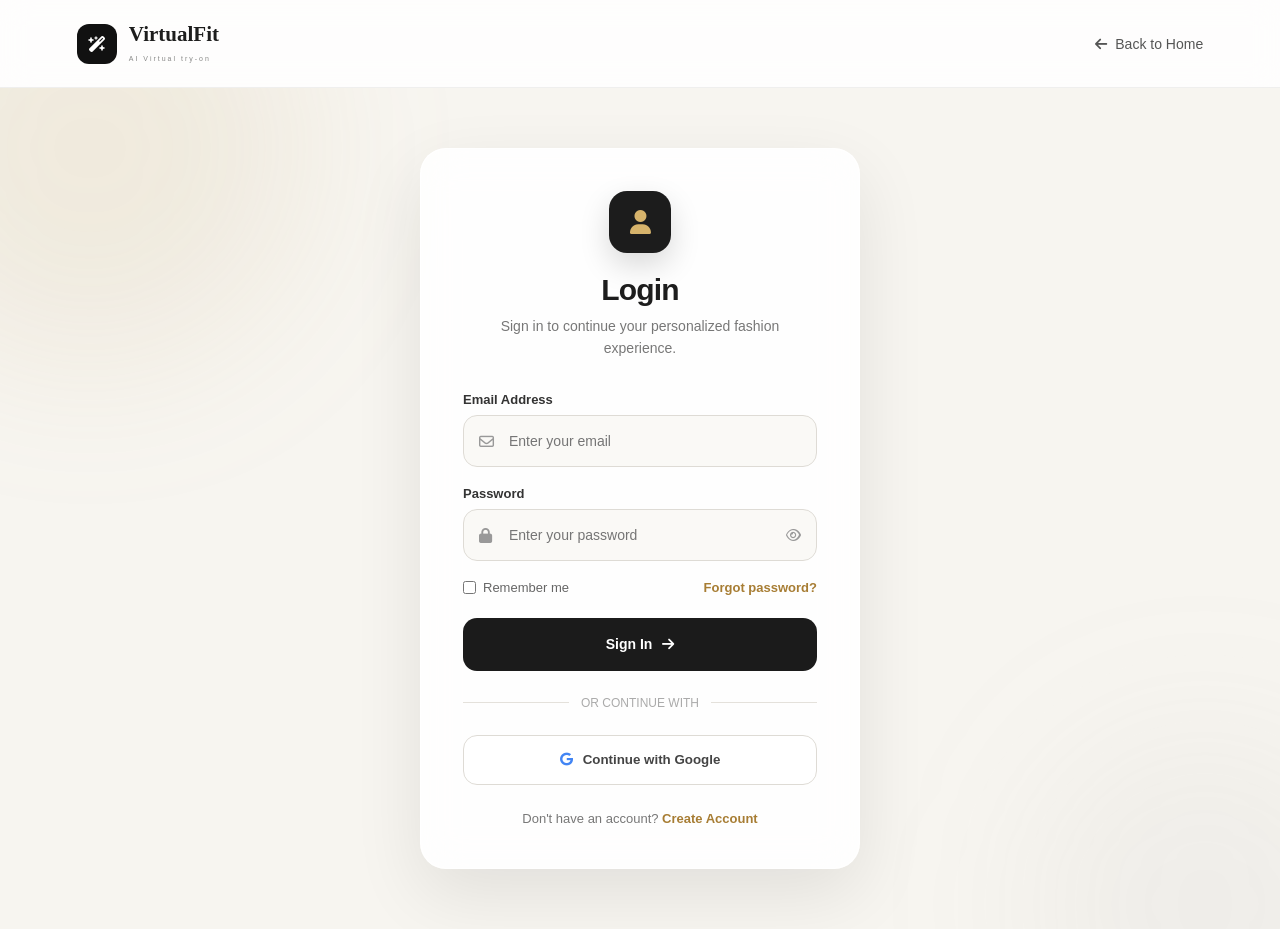
<file: login.html>
<!DOCTYPE html>
<html lang="en">
<head>
    <meta charset="UTF-8">
    <meta name="viewport" content="width=device-width, initial-scale=1.0">

    <title>Login | VirtualFit AI</title>

    <!-- Font Awesome -->
    <link rel="stylesheet"
          href="https://cdnjs.cloudflare.com/ajax/libs/font-awesome/6.5.2/css/all.min.css">

    <style>
        * {
            margin: 0;
            padding: 0;
            box-sizing: border-box;
        }

        body {
            font-family: "Inter", "Segoe UI", sans-serif;
            background: #f7f5f0;
            color: #1d1d1d;
            min-height: 100vh;
        }

        /* ================= HEADER ================= */

        header {
            width: 100%;
            padding: 22px 6%;
            display: flex;
            align-items: center;
            justify-content: space-between;
            background: rgba(255,255,255,0.82);
            backdrop-filter: blur(15px);
            border-bottom: 1px solid rgba(0,0,0,0.06);
            position: relative;
            z-index: 10;
        }

        /* Logo */

        .logo {

            display: flex;

            align-items: center;

            gap: 12px;
        }

        .logo-icon {

            width: 40px;
            height: 40px;

            border-radius: 12px;

            background: #111;

            color: white;

            display: flex;

            align-items: center;

            justify-content: center;
        }

        .logo h2 {

            font-family: "Playfair Display";

            font-size: 21px;
        }

        .logo span {

            font-size: 7px;

            letter-spacing: 2px;

            color: #888;
        }


        .back-home {
            text-decoration: none;
            color: #555;
            font-size: 14px;
            display: flex;
            align-items: center;
            gap: 8px;
            transition: 0.3s;
        }

        .back-home:hover {
            color: #b18a45;
        }

        /* ================= PAGE ================= */

        .login-page {
            min-height: calc(100vh - 75px);
            display: flex;
            align-items: center;
            justify-content: center;
            padding: 60px 20px;
            position: relative;
            overflow: hidden;
        }

        .login-page::before {
            content: "";
            position: absolute;
            width: 420px;
            height: 420px;
            border-radius: 50%;
            background: rgba(190, 155, 92, 0.12);
            filter: blur(80px);
            top: -150px;
            left: -120px;
        }

        .login-page::after {
            content: "";
            position: absolute;
            width: 350px;
            height: 350px;
            border-radius: 50%;
            background: rgba(150, 150, 150, 0.08);
            filter: blur(80px);
            bottom: -150px;
            right: -100px;
        }

        /* ================= CARD ================= */

        .login-card {
            width: 100%;
            max-width: 440px;
            background: rgba(255,255,255,0.88);
            border: 1px solid rgba(255,255,255,0.9);
            border-radius: 26px;
            padding: 42px;
            box-shadow: 0 25px 70px rgba(0,0,0,0.09);
            backdrop-filter: blur(20px);
            position: relative;
            z-index: 2;
        }

        .login-icon {
            width: 62px;
            height: 62px;
            margin: 0 auto 20px;
            border-radius: 18px;
            display: flex;
            align-items: center;
            justify-content: center;
            background: #1c1c1c;
            color: #d6b36b;
            font-size: 24px;
            box-shadow: 0 12px 30px rgba(0,0,0,0.15);
        }

        .login-card h1 {
            text-align: center;
            font-size: 30px;
            margin-bottom: 8px;
            letter-spacing: -0.8px;
        }

        .login-card .subtitle {
            text-align: center;
            color: #777;
            font-size: 14px;
            margin-bottom: 32px;
            line-height: 1.6;
        }

        /* ================= INPUT ================= */

        .input-group {
            margin-bottom: 19px;
        }

        .input-group label {
            display: block;
            font-size: 13px;
            font-weight: 600;
            margin-bottom: 8px;
            color: #333;
        }

        .input-box {
            position: relative;
        }

        .input-box > i {
            position: absolute;
            left: 16px;
            top: 50%;
            transform: translateY(-50%);
            color: #999;
            font-size: 15px;
        }

        .input-box input {
            width: 100%;
            height: 52px;
            border: 1px solid #dedbd5;
            background: #faf9f6;
            border-radius: 14px;
            padding: 0 45px;
            font-size: 14px;
            outline: none;
            transition: 0.3s;
        }

        .input-box input:focus {
            border-color: #b18a45;
            background: #fff;
            box-shadow: 0 0 0 4px rgba(177,138,69,0.10);
        }

        .password-toggle {
            position: absolute;
            right: 16px;
            top: 50%;
            transform: translateY(-50%);
            border: none;
            background: none;
            color: #999;
            cursor: pointer;
        }

        /* ================= OPTIONS ================= */

        .login-options {
            display: flex;
            align-items: center;
            justify-content: space-between;
            margin: 5px 0 23px;
            font-size: 13px;
        }

        .remember {
            display: flex;
            align-items: center;
            gap: 7px;
            color: #666;
        }

        .remember input {
            accent-color: #b18a45;
        }

        .forgot {
            color: #a77d34;
            text-decoration: none;
            font-weight: 600;
        }

        /* ================= BUTTON ================= */

        .login-btn {
            width: 100%;
            height: 53px;
            border: none;
            border-radius: 14px;
            background: #1b1b1b;
            color: #fff;
            font-size: 14px;
            font-weight: 700;
            cursor: pointer;
            display: flex;
            justify-content: center;
            align-items: center;
            gap: 10px;
            transition: 0.3s;
        }

        .login-btn:hover {
            background: #b18a45;
            transform: translateY(-2px);
            box-shadow: 0 12px 25px rgba(177,138,69,0.22);
        }

        /* ================= DIVIDER ================= */

        .divider {
            display: flex;
            align-items: center;
            gap: 12px;
            margin: 25px 0;
            color: #aaa;
            font-size: 12px;
        }

        .divider::before,
        .divider::after {
            content: "";
            flex: 1;
            height: 1px;
            background: #e4e1db;
        }

        /* ================= GOOGLE ================= */

        .google-btn {
            width: 100%;
            height: 50px;
            border: 1px solid #dedbd5;
            border-radius: 14px;
            background: #fff;
            cursor: pointer;
            font-weight: 600;
            color: #444;
            display: flex;
            justify-content: center;
            align-items: center;
            gap: 10px;
            transition: 0.3s;
        }

        .google-btn:hover {
            border-color: #b18a45;
            transform: translateY(-1px);
        }

        .google-btn i {
            color: #4285f4;
        }

        /* ================= REGISTER ================= */

        .register-text {
            text-align: center;
            margin-top: 26px;
            font-size: 13px;
            color: #777;
        }

        .register-text a {
            color: #a77d34;
            font-weight: 700;
            text-decoration: none;
        }

        /* ================= TOAST ================= */

        .toast {
            position: fixed;
            right: 25px;
            bottom: 25px;
            background: #1d1d1d;
            color: white;
            padding: 14px 20px;
            border-radius: 12px;
            font-size: 13px;
            display: none;
            z-index: 100;
            box-shadow: 0 12px 35px rgba(0,0,0,0.2);
        }

        /* ================= MOBILE ================= */

        @media (max-width: 600px) {

            header {
                padding: 18px 5%;
            }

            .logo {
                font-size: 21px;
            }

            .login-page {
                padding: 35px 16px;
            }

            .login-card {
                padding: 30px 22px;
                border-radius: 22px;
            }

            .login-card h1 {
                font-size: 27px;
            }

            .login-options {
                font-size: 12px;
            }
        }
    </style>
</head>

<body>

<header>
    <div class="logo">
        <div class="logo-icon">
            <i class="fa-solid fa-wand-magic-sparkles"></i>
        </div>

        <div>
            <h2>VirtualFit</h2>
            <span>AI Virtual try-on</span>
        </div>
    </div>

    <a href="index.html" class="back-home">
        <i class="fa-solid fa-arrow-left"></i>
        Back to Home
    </a>
</header>


<main class="login-page">

    <div class="login-card">

        <div class="login-icon">
            <i class="fa-solid fa-user"></i>
        </div>

        <h1>Login</h1>

        <p class="subtitle">
            Sign in to continue your personalized fashion experience.
        </p>

        <form id="loginForm">

            <div class="input-group">
                <label>Email Address</label>

                <div class="input-box">
                    <i class="fa-regular fa-envelope"></i>

                    <input
                        type="email"
                        id="email"
                        placeholder="Enter your email"
                        required>
                </div>
            </div>


            <div class="input-group">
                <label>Password</label>

                <div class="input-box">

                    <i class="fa-solid fa-lock"></i>

                    <input
                        type="password"
                        id="password"
                        placeholder="Enter your password"
                        required>

                    <button type="button"
                            class="password-toggle"
                            onclick="togglePassword()">

                        <i class="fa-regular fa-eye" id="eyeIcon"></i>

                    </button>

                </div>
            </div>


            <div class="login-options">

                <label class="remember">
                    <input type="checkbox">
                    Remember me
                </label>

                <a href="#" class="forgot">
                    Forgot password?
                </a>

            </div>


            <button type="submit" class="login-btn">
                Sign In
                <i class="fa-solid fa-arrow-right"></i>
            </button>

        </form>


        <div class="divider">
            OR CONTINUE WITH
        </div>


        <button class="google-btn" onclick="googleLogin()">
            <i class="fa-brands fa-google"></i>
            Continue with Google
        </button>


        <p class="register-text">
            Don't have an account?
            <a href="#">Create Account</a>
        </p>

    </div>

</main>


<div class="toast" id="toast"></div>


<script>

    function togglePassword() {

        const password = document.getElementById("password");
        const eyeIcon = document.getElementById("eyeIcon");

        if (password.type === "password") {

            password.type = "text";

            eyeIcon.classList.remove("fa-eye");
            eyeIcon.classList.add("fa-eye-slash");

        } else {

            password.type = "password";

            eyeIcon.classList.remove("fa-eye-slash");
            eyeIcon.classList.add("fa-eye");
        }
    }


    function showToast(message) {

        const toast = document.getElementById("toast");

        toast.textContent = message;
        toast.style.display = "block";

        setTimeout(() => {
            toast.style.display = "none";
        }, 3000);
    }


    document.getElementById("loginForm").addEventListener("submit", function(e) {

        e.preventDefault();

        const email = document.getElementById("email").value;
        const password = document.getElementById("password").value;

        if (!email || !password) {
            showToast("Please enter your login details.");
            return;
        }

        /*
            Frontend demonstration only.

            Connect this form to your backend/database
            for real authentication.
        */

        showToast("Login successful!");

        setTimeout(() => {
            window.location.href = "index.html";
        }, 1200);

    });


    function googleLogin() {

        showToast("Google login will be connected to the backend.");

    }

</script>

</body>
</html>
</file>
<file: style.css>
/* =========================
   GLOBAL
========================= */

* {
    margin: 0;
    padding: 0;
    box-sizing: border-box;
}

:root {

    --background: #f6f5f2;
    --surface: #ffffff;
    --dark: #111111;
    --text: #202020;
    --muted: #858585;
    --border: #e8e6e1;

    --radius: 18px;
}

body {

    font-family: "Inter", sans-serif;

    background: var(--background);

    color: var(--text);

    min-height: 100vh;
}


/* =========================
   NAVBAR
========================= */

.navbar {

    height: 76px;

    padding: 0 6%;

    background: rgba(255,255,255,.85);

    backdrop-filter: blur(20px);

    border-bottom: 1px solid var(--border);

    display: flex;

    align-items: center;

    justify-content: space-between;

    position: sticky;

    top: 0;

    z-index: 100;
}


/* Logo */

.logo {

    display: flex;

    align-items: center;

    gap: 12px;
}

.logo-icon {

    width: 40px;
    height: 40px;

    border-radius: 12px;

    background: #111;

    color: white;

    display: flex;

    align-items: center;

    justify-content: center;
}

.logo h2 {

    font-family: "Playfair Display";

    font-size: 21px;
}

.logo span {

    font-size: 7px;

    letter-spacing: 2px;

    color: #888;
}


/* Navigation */

.navbar nav {

    display: flex;

    gap: 35px;
}

.navbar nav a {

    text-decoration: none;

    color: #888;

    font-size: 13px;

    font-weight: 500;

    transition: .3s;
}

.navbar nav a:hover,
.navbar nav a.active {

    color: #111;
}


/* Nav actions */

.nav-actions {

    display: flex;

    align-items: center;

    gap: 15px;
}

.icon-btn {

    width: 40px;
    height: 40px;

    border: 1px solid var(--border);

    border-radius: 50%;

    background: white;

    cursor: pointer;

    transition: .3s;
}

.icon-btn:hover {

    background: #111;

    color: white;
}


.profile {

    display: flex;

    align-items: center;

    gap: 8px;

    background: none;

    border: none;

    cursor: pointer;

    font-size: 12px;
}

.profile-avatar {

    width: 34px;
    height: 34px;

    border-radius: 50%;

    background: #ddd;

    display: flex;

    align-items: center;

    justify-content: center;

    font-weight: 600;
}

/* =========================
   MOBILE MENU BUTTON
========================= */

.menu-btn {

    display: none;

    width: 42px;
    height: 42px;

    border: 1px solid var(--border);

    border-radius: 12px;

    background: white;

    color: #111;

    cursor: pointer;

    font-size: 16px;

    align-items: center;

    justify-content: center;

    transition: .3s;
}

.menu-btn:hover {

    background: #111;

    color: white;
}


/* =========================
   MOBILE MENU
========================= */

.mobile-menu {

    display: none;

    position: fixed;

    top: 76px;

    left: 0;

    right: 0;

    background: rgba(255,255,255,.96);

    backdrop-filter: blur(20px);

    border-bottom: 1px solid var(--border);

    padding: 15px 6%;

    z-index: 99;

    box-shadow: 0 15px 30px rgba(0,0,0,.08);

    transform: translateY(-15px);

    opacity: 0;

    pointer-events: none;

    transition: .3s ease;
}


/* Open menu */

.mobile-menu.open {

    display: block;

    transform: translateY(0);

    opacity: 1;

    pointer-events: auto;
}


.mobile-menu nav {

    display: flex;

    flex-direction: column;

    gap: 5px;
}


.mobile-menu a {

    display: flex;

    align-items: center;

    gap: 13px;

    padding: 14px;

    border-radius: 10px;

    text-decoration: none;

    color: #555;

    font-size: 12px;

    transition: .25s;
}


.mobile-menu a i {

    width: 22px;

    color: #888;

    text-align: center;
}


.mobile-menu a:hover {

    background: #f4f3f0;

    color: #111;
}


/* =========================
   TABLET + MOBILE
========================= */

@media (max-width: 900px) {

    .desktop-nav {

        display: none !important;
    }


    .nav-actions {

        display: none;
    }


    .menu-btn {

        display: flex;
    }

}


/* =========================
   SMALL PHONES
========================= */

@media (max-width: 500px) {

    .navbar {

        height: 68px;

        padding: 0 18px;
    }


    .logo h2 {

        font-size: 19px;
    }


    .logo span {

        font-size: 6px;

        letter-spacing: 1.5px;
    }


    .logo-icon {

        width: 37px;
        height: 37px;
    }


    .menu-btn {

        width: 38px;
        height: 38px;
    }


    .mobile-menu {

        top: 68px;

        padding: 12px 18px;
    }

}

/* =========================
   HERO
========================= */

.hero {

    padding: 50px 6% 10px;

    text-align: center;
}

.badge {

    display: inline-flex;

    align-items: center;

    gap: 8px;

    padding: 8px 15px;

    border: 1px solid #dedbd5;

    border-radius: 30px;

    background: white;

    font-size: 9px;

    letter-spacing: 1.5px;

    font-weight: 600;
}

.pulse {

    width: 7px;
    height: 7px;

    border-radius: 50%;

    background: #111;

    box-shadow: 0 0 0 5px #eee;
}

.hero h1 {

    margin-top: 20px;

    font-family: "Playfair Display";

    font-size: clamp(40px, 5vw, 70px);

    line-height: 1.05;

    font-weight: 500;

    letter-spacing: -2px;
}

.hero h1 span {

    font-style: italic;

    color: #888;
}

.hero p {

    max-width: 580px;

    margin: 20px auto;
    
    color: #888;

    line-height: 1.7;

    font-size: 14px;
}


/* =========================
   STUDIO
========================= */

.studio-container {

    width: 88%;

    max-width: 1400px;

    margin: 20px auto 60px;

    display: grid;

    grid-template-columns: 420px 1fr;

    gap: 22px;
}


/* =========================
   CONTROL PANEL
========================= */

.control-panel,
.result-panel {

    background: white;

    border: 1px solid var(--border);

    border-radius: 24px;

    padding: 25px;

    box-shadow: 0 15px 50px rgba(0,0,0,.04);
}

.panel-heading {

    display: flex;

    align-items: center;

    justify-content: space-between;

    margin-bottom: 16px;
}

.panel-heading > div {

    display: flex;

    align-items: center;

    gap: 10px;
}

.section-number {

    font-size: 9px;

    font-weight: 700;

    color: #aaa;
}

.panel-heading h3 {

    font-size: 14px;

    font-weight: 600;
}

.required {

    font-size: 9px;

    color: #aaa;
}


/* Upload */

.upload-card {

    border: 1.5px dashed #d8d5ce;

    border-radius: 16px;

    padding: 25px;

    text-align: center;

    transition: .3s;

    margin-bottom: 30px;
}

.upload-card:hover {

    border-color: #111;

    background: #fafafa;
}

.upload-icon {

    width: 50px;
    height: 50px;

    border-radius: 14px;

    background: #f3f2ef;

    display: flex;

    align-items: center;

    justify-content: center;

    margin: auto auto 13px;

    font-size: 19px;
}

.upload-card h4 {

    font-size: 13px;

    margin-bottom: 6px;
}

.upload-card p {

    font-size: 11px;

    color: #999;

    margin-bottom: 15px;
}

.secondary-btn {

    border: 1px solid #ddd;

    background: white;

    padding: 10px 15px;

    border-radius: 9px;

    font-size: 11px;

    cursor: pointer;

    transition: .3s;
}

.secondary-btn:hover {

    background: #111;

    color: white;
}

.file-info {

    display: block;

    font-size: 8px;

    color: #aaa;

    margin-top: 10px;
}


/* =========================
   GARMENTS
========================= */

.garment-heading {

    margin-bottom: 14px;
}

.text-btn {

    background: none;

    border: none;

    font-size: 10px;

    text-decoration: underline;

    cursor: pointer;
}

.garment-grid {

    display: grid;

    grid-template-columns: repeat(2,1fr);

    gap: 10px;

    margin-bottom: 28px;
}

.garment-card {

    position: relative;

    border: 1px solid #eee;

    border-radius: 13px;

    overflow: hidden;

    cursor: pointer;

    transition: .3s;

    background: white;
}

.garment-card:hover {

    transform: translateY(-2px);

    box-shadow: 0 10px 25px rgba(0,0,0,.08);
}

.garment-card.selected {

    border: 2px solid #111;
}

.garment-image {

    height: 120px;

    background: #f4f3f0;

    overflow: hidden;
}

.garment-image img {

    width: 100%;
    height: 100%;

    object-fit: cover;

    transition: .4s;
}

.garment-card:hover img {

    transform: scale(1.05);
}

.garment-info {

    padding: 9px 10px;
}

.garment-info span {

    display: block;

    font-size: 10px;

    font-weight: 600;
}

.garment-info small {

    color: #999;

    font-size: 8px;
}

.check {

    position: absolute;

    top: 8px;
    right: 8px;

    width: 20px;
    height: 20px;

    border-radius: 50%;

    background: #111;

    color: white;

    display: none;

    align-items: center;

    justify-content: center;

    font-size: 9px;
}

.garment-card.selected .check {

    display: flex;
}


/* =========================
   OPTIONS
========================= */

.options-heading {

    margin-bottom: 12px;
}

.option {

    display: flex;

    justify-content: space-between;

    align-items: center;

    padding: 12px 0;

    border-bottom: 1px solid #f1f0ed;

    cursor: pointer;
}

.option > div {

    display: flex;

    align-items: center;

    gap: 10px;
}

.option i {

    width: 30px;
    height: 30px;

    background: #f5f4f1;

    border-radius: 9px;

    display: flex;

    align-items: center;

    justify-content: center;

    font-size: 11px;
}

.option span {

    font-size: 10px;

    font-weight: 500;
}

.option small {

    display: block;

    color: #aaa;

    margin-top: 3px;

    font-size: 8px;
}


/* Toggle */

.option input {

    display: none;
}

.toggle {

    width: 35px;
    height: 19px;

    background: #ddd;

    border-radius: 20px;

    position: relative;
}

.toggle::after {

    content: "";

    width: 15px;
    height: 15px;

    border-radius: 50%;

    background: white;

    position: absolute;

    top: 2px;
    left: 2px;

    transition: .3s;

    box-shadow: 0 1px 3px rgba(0,0,0,.2);
}

.option input:checked + .toggle {

    background: #111;
}

.option input:checked + .toggle::after {

    left: 18px;
}


/* Generate */

.generate-btn {

    width: 100%;

    margin-top: 22px;

    padding: 15px;

    border: none;

    border-radius: 12px;

    background: #111;

    color: white;

    display: flex;

    justify-content: space-between;

    align-items: center;

    cursor: pointer;

    font-size: 11px;

    transition: .3s;
}

.generate-btn:hover {

    background: #333;

    transform: translateY(-2px);
}

.generate-btn span {

    display: flex;

    gap: 9px;

    align-items: center;
}


/* =========================
   RESULT
========================= */

.result-panel {

    min-height: 700px;

    display: flex;

    flex-direction: column;
}

.result-header {

    display: flex;

    justify-content: space-between;

    align-items: center;

    margin-bottom: 18px;
}

.result-label {

    font-size: 8px;

    letter-spacing: 1.5px;

    color: #999;
}

.result-header h3 {

    font-size: 20px;

    margin-top: 5px;

    font-family: "Playfair Display";

    font-weight: 500;
}

.favorite-btn {

    width: 40px;
    height: 40px;

    border-radius: 50%;

    background: #f6f5f2;

    border: none;

    cursor: pointer;

    transition: .3s;
}

.favorite-btn:hover,
.favorite-btn.active {

    background: #111;

    color: white;
}


/* Preview */

.preview-area {

    flex: 1;

    min-height: 470px;

    border-radius: 18px;

    background:

        linear-gradient(
            135deg,
            #efeeea,
            #faf9f6
        );

    position: relative;

    overflow: hidden;

    display: flex;

    align-items: center;

    justify-content: center;
}

.preview-placeholder {

    text-align: center;

    max-width: 300px;
}

.placeholder-icon {

    width: 75px;
    height: 75px;

    border-radius: 50%;

    background: rgba(255,255,255,.7);

    display: flex;

    align-items: center;

    justify-content: center;

    margin: auto auto 20px;

    font-size: 27px;

    color: #aaa;
}

.preview-placeholder h3 {

    font-size: 14px;

    margin-bottom: 8px;
}

.preview-placeholder p {

    color: #999;

    font-size: 10px;

    line-height: 1.6;
}

.ai-status {

    margin-top: 20px;

    display: inline-flex;

    align-items: center;

    gap: 7px;

    padding: 8px 12px;

    border-radius: 20px;

    background: rgba(255,255,255,.8);

    font-size: 9px;
}

.status-dot {

    width: 6px;
    height: 6px;

    border-radius: 50%;

    background: #222;
}


/* Processing */

.processing {

    display: none;

    text-align: center;

    max-width: 330px;
}

.processing.active {

    display: block;
}

.ai-loader {

    width: 85px;
    height: 85px;

    margin: auto auto 25px;

    position: relative;

    display: flex;

    align-items: center;

    justify-content: center;
}

.loader-ring {

    position: absolute;

    width: 85px;
    height: 85px;

    border: 2px solid #ddd;

    border-top-color: #111;

    border-radius: 50%;

    animation: spin 1s linear infinite;
}

.ai-loader i {

    font-size: 23px;
}

.processing h3 {

    font-family: "Playfair Display";

    font-size: 18px;

    margin-bottom: 8px;
}

.processing p {

    font-size: 10px;

    color: #999;

    line-height: 1.6;
}

.progress-container {

    width: 100%;

    height: 4px;

    background: #ddd;

    border-radius: 10px;

    margin-top: 20px;

    overflow: hidden;
}

.progress-bar {

    width: 0%;

    height: 100%;

    background: #111;

    transition: width .2s;
}

#progressText {

    display: block;

    margin-top: 8px;

    font-size: 9px;

    color: #777;
}

@keyframes spin {

    to {
        transform: rotate(360deg);
    }
}


/* Result info */

.result-info {

    display: flex;

    justify-content: space-between;

    align-items: center;

    padding: 17px 0;

    border-bottom: 1px solid #eee;
}

.result-info span {

    font-size: 8px;

    color: #aaa;

    letter-spacing: 1px;
}

.result-info h4 {

    margin-top: 5px;

    font-size: 12px;
}

.result-price {

    font-size: 14px;

    font-weight: 600;
}


/* Buttons */

.result-actions {

    display: flex;

    gap: 10px;

    margin-top: 15px;
}

.outline-btn,
.dark-btn {

    flex: 1;

    padding: 12px;

    border-radius: 10px;

    cursor: pointer;

    font-size: 10px;

    transition: .3s;
}

.outline-btn {

    background: white;

    border: 1px solid #ddd;
}

.dark-btn {

    background: #111;

    color: white;

    border: 1px solid #111;
}

.outline-btn:hover {

    background: #f5f5f5;
}

.dark-btn:hover {

    background: #333;
}


/* =========================
   FEATURES
========================= */

.features {

    width: 88%;

    max-width: 1400px;

    margin: auto auto 70px;

    display: grid;

    grid-template-columns: repeat(3,1fr);

    gap: 15px;
}

.feature {

    padding: 20px;

    border-radius: 15px;

    background: white;

    border: 1px solid var(--border);

    display: flex;

    gap: 13px;
}

.feature-icon {

    width: 38px;
    height: 38px;

    border-radius: 10px;

    background: #f4f3f0;

    display: flex;

    align-items: center;

    justify-content: center;

    font-size: 13px;
}

.feature h4 {

    font-size: 11px;

    margin-bottom: 5px;
}

.feature p {

    font-size: 9px;

    color: #999;

    line-height: 1.5;
}


/* =========================
   TOAST
========================= */

.toast {

    position: fixed;

    bottom: 25px;

    right: 25px;

    padding: 13px 18px;

    background: #111;

    color: white;

    border-radius: 10px;

    display: flex;

    align-items: center;

    gap: 10px;

    font-size: 10px;

    transform: translateY(100px);

    opacity: 0;

    transition: .4s;

    z-index: 999;
}

.toast.show {

    transform: translateY(0);

    opacity: 1;
}


/* =========================
   RESPONSIVE
========================= */

@media(max-width: 1000px) {

    .studio-container {

        grid-template-columns: 1fr;
    }

    .control-panel {

        order: 2;
    }

    .result-panel {

        order: 1;
    }
}


@media(max-width: 700px) {

    .navbar {

        padding: 0 20px;
    }

    .navbar nav {

        display: none;
    }

    .profile span,
    .profile i {

        display: none;
    }

    .hero {

        padding-top: 45px;
    }

    .studio-container,
    .features {

        width: 94%;
    }

    .features {

        grid-template-columns: 1fr;
    }

    .hero h1 {

        letter-spacing: -1px;
    }

    .preview-area {

        min-height: 400px;
    }
}

/* =========================
   FOOTER
========================= */

.footer {

    background: #111111;

    color: white;

    margin-top: 20px;

    padding: 55px 6% 0;

}


/* =========================
   FOOTER MAIN
========================= */

.footer-main {

    max-width: 1400px;

    margin: auto;

    display: grid;

    grid-template-columns: 2fr 1fr 1fr 1fr;

    gap: 60px;

    padding-bottom: 50px;

}


/* =========================
   FOOTER BRAND
========================= */

.footer-brand {

    max-width: 320px;
}

.footer-logo {

    color: white;

    margin-bottom: 18px;
}

.footer-logo .logo-icon {

    background: white;

    color: #111;
}

.footer-logo span {

    color: #777;
}

.footer-brand > p {

    color: #858585;

    font-size: 11px;

    line-height: 1.8;

    max-width: 280px;
}


/* =========================
   SOCIAL LINKS
========================= */

.social-links {

    display: flex;

    gap: 9px;

    margin-top: 22px;
}

.social-links a {

    width: 34px;
    height: 34px;

    border: 1px solid #303030;

    border-radius: 50%;

    display: flex;

    align-items: center;

    justify-content: center;

    color: #aaa;

    text-decoration: none;

    font-size: 11px;

    transition: .3s;
}

.social-links a:hover {

    background: white;

    color: #111;

    border-color: white;

    transform: translateY(-3px);
}


/* =========================
   FOOTER COLUMNS
========================= */

.footer-column {

    display: flex;

    flex-direction: column;

    gap: 13px;
}

.footer-column h4 {

    font-size: 9px;

    letter-spacing: 1.5px;

    color: #777;

    margin-bottom: 8px;
}

.footer-column a {

    color: #aaa;

    text-decoration: none;

    font-size: 10px;

    transition: .3s;
}

.footer-column a:hover {

    color: white;

    transform: translateX(3px);
}


/* =========================
   FOOTER BOTTOM
========================= */

.footer-bottom {

    max-width: 1400px;

    margin: auto;

    min-height: 65px;

    border-top: 1px solid #292929;

    display: flex;

    align-items: center;

    justify-content: space-between;

    gap: 20px;

    color: #666;

    font-size: 9px;
}


/* AI Status */

.footer-status {

    display: flex;

    align-items: center;

    gap: 7px;

    padding: 7px 12px;

    border: 1px solid #292929;

    border-radius: 20px;

    color: #888;

    font-size: 8px;
}

.footer-status .status-dot {

    width: 6px;
    height: 6px;

    background: #aaa;

    box-shadow: 0 0 8px rgba(255,255,255,.4);
}


/* Made With */

.made-with span {

    color: #fff;

    margin: 0 3px;

    font-size: 11px;
}


/* =========================
   FOOTER RESPONSIVE
========================= */

@media (max-width: 900px) {

    .footer-main {

        grid-template-columns: 1fr 1fr;

        gap: 40px;
    }

    .footer-brand {

        grid-column: span 2;
    }

}


@media (max-width: 600px) {

    .footer {

        padding: 45px 6% 0;
    }

    .footer-main {

        grid-template-columns: 1fr 1fr;

        gap: 35px 20px;

        padding-bottom: 35px;
    }

    .footer-brand {

        grid-column: span 2;
    }

    .footer-bottom {

        flex-direction: column;

        justify-content: center;

        padding: 20px 0;

        text-align: center;

        gap: 12px;
    }

}
/* =========================================================
   RESPONSIVE NAVIGATION
   Desktop: full navigation
   Tablet/Phone: hamburger menu
========================================================= */

.menu-btn {
    display: none;
    width: 42px;
    height: 42px;
    border: 1px solid #e8e6e1;
    border-radius: 12px;
    background: #fff;
    color: #111;
    cursor: pointer;
    align-items: center;
    justify-content: center;
    font-size: 16px;
    transition: all .25s ease;
}

.menu-btn:hover {
    background: #111;
    color: #fff;
}

.mobile-menu {
    display: none;
}

/* Tablet and phone */
@media (max-width: 900px) {

    .navbar {
        position: sticky;
        top: 0;
        z-index: 1000;
    }

    .desktop-nav,
    .nav-actions {
        display: none !important;
    }

    .menu-btn {
        display: flex;
    }

    .mobile-menu {
        display: block;
        position: fixed;
        top: 76px;
        left: 0;
        right: 0;
        z-index: 999;
        padding: 12px 6%;
        background: rgba(255, 255, 255, .97);
        backdrop-filter: blur(20px);
        -webkit-backdrop-filter: blur(20px);
        border-bottom: 1px solid #e8e6e1;
        box-shadow: 0 15px 35px rgba(0,0,0,.08);

        opacity: 0;
        visibility: hidden;
        transform: translateY(-12px);
        pointer-events: none;
        transition: opacity .25s ease,
                    transform .25s ease,
                    visibility .25s ease;
    }

    .mobile-menu.open {
        opacity: 1;
        visibility: visible;
        transform: translateY(0);
        pointer-events: auto;
    }

    .mobile-menu nav {
        display: flex;
        flex-direction: column;
        gap: 4px;
    }

    .mobile-menu a {
        display: flex;
        align-items: center;
        gap: 13px;
        padding: 14px 12px;
        border-radius: 10px;
        color: #555;
        text-decoration: none;
        font-size: 12px;
        font-weight: 500;
        transition: all .2s ease;
    }

    .mobile-menu a i {
        width: 22px;
        text-align: center;
        color: #888;
    }

    .mobile-menu a:hover,
    .mobile-menu a:active {
        background: #f4f3f0;
        color: #111;
    }
}

/* Small phones */
@media (max-width: 500px) {

    .navbar {
        height: 68px;
        padding: 0 18px;
    }

    .logo h2 {
        font-size: 19px;
    }

    .logo span {
        font-size: 6px;
        letter-spacing: 1.5px;
    }

    .logo-icon {
        width: 37px;
        height: 37px;
    }

    .menu-btn {
        width: 38px;
        height: 38px;
    }

    .mobile-menu {
        top: 68px;
        padding: 10px 18px 14px;
    }
}
/* =====================================================
   HERO IMAGE
===================================================== */

.hero-image {
    width: 90%;
    max-width: 900px;
    height: 460px;
    margin: 50px auto 0;
    position: relative;
    overflow: hidden;
    border-radius: 26px;
    background: #eee;
    box-shadow:
        0 25px 60px rgba(0, 0, 0, 0.12),
        0 8px 20px rgba(0, 0, 0, 0.06);
}


/* Image */

.hero-image img {
    width: 100%;
    height: 100%;
    display: block;
    object-fit: cover;
    object-position: center;
    transition: transform 0.7s ease;
}


/* Slight premium zoom */

.hero-image:hover img {
    transform: scale(1.03);
}


/* Image gradient */

.hero-image::after {
    content: "";
    position: absolute;
    inset: 0;

    background:
        linear-gradient(
            180deg,
            rgba(0, 0, 0, 0.02) 35%,
            rgba(0, 0, 0, 0.35) 100%
        );

    pointer-events: none;
}


/* Image badge */

.hero-image-overlay {
    position: absolute;
    left: 25px;
    bottom: 25px;
    z-index: 2;
}


.hero-image-overlay span {
    display: inline-flex;
    align-items: center;
    gap: 9px;

    padding: 11px 17px;

    background: rgba(255, 255, 255, 0.92);
    backdrop-filter: blur(10px);

    border: 1px solid rgba(255, 255, 255, 0.7);

    border-radius: 10px;

    font-size: 13px;
    font-weight: 600;
    color: #222;

    box-shadow: 0 8px 25px rgba(0, 0, 0, 0.12);
}


.hero-image-overlay i {
    color: #b8954a;
}


/* =====================================================
   HERO CTA BUTTONS
===================================================== */

.hero-buttons {
    display: flex;
    justify-content: center;
    align-items: center;
    gap: 14px;
    margin-top: 40px;
    margin-bottom: 45px;
}


/* Primary Button */

.hero-primary-btn {
    display: inline-flex;
    align-items: center;
    justify-content: center;
    gap: 10px;

    min-width: 205px;
    padding: 15px 24px;

    background: #1d1d1d;
    color: #fff;

    border: 1px solid #1d1d1d;
    border-radius: 8px;

    text-decoration: none;

    font-size: 14px;
    font-weight: 600;

    transition:
        transform 0.25s ease,
        background 0.25s ease,
        box-shadow 0.25s ease;
}


.hero-primary-btn:hover {
    background: #000;
    transform: translateY(-2px);

    box-shadow:
        0 10px 25px rgba(0, 0, 0, 0.16);
}


.hero-primary-btn i {
    font-size: 14px;
}


/* Secondary Button */

.hero-secondary-btn {
    display: inline-flex;
    align-items: center;
    justify-content: center;
    gap: 12px;

    min-width: 205px;
    padding: 15px 24px;

    background: #fff;
    color: #222;

    border: 1px solid #d8d3ca;
    border-radius: 8px;

    text-decoration: none;

    font-size: 14px;
    font-weight: 600;

    transition:
        transform 0.25s ease,
        border-color 0.25s ease,
        box-shadow 0.25s ease,
        background 0.25s ease;
}


.hero-secondary-btn:hover {
    background: #faf9f6;
    border-color: #aaa;

    transform: translateY(-2px);

    box-shadow:
        0 10px 25px rgba(0, 0, 0, 0.08);
}


.hero-secondary-btn i {
    font-size: 12px;

    transition: transform 0.25s ease;
}


.hero-secondary-btn:hover i {
    transform: translateX(4px);
}


/* =====================================================
   TABLET
===================================================== */

@media (max-width: 900px) {

    .hero-image {
        height: 360px;
        border-radius: 22px;
    }

    .hero-buttons {
        margin-top: 28px;
    }

}


/* =====================================================
   MOBILE
===================================================== */

@media (max-width: 600px) {

    .hero-image {
        height: 250px;
        margin-top: 38px;
        border-radius: 18px;
    }


    .hero-image-overlay {
        left: 15px;
        bottom: 15px;
    }


    .hero-image-overlay span {
        padding: 9px 12px;
        font-size: 11px;
    }


    .hero-buttons {
        flex-direction: column;
        width: 100%;
        gap: 11px;
        margin-top: 24px;
    }


    .hero-primary-btn,
    .hero-secondary-btn {
        width: 100%;
        min-width: 0;
        box-sizing: border-box;
        padding: 14px 20px;
    }

}
</file>
